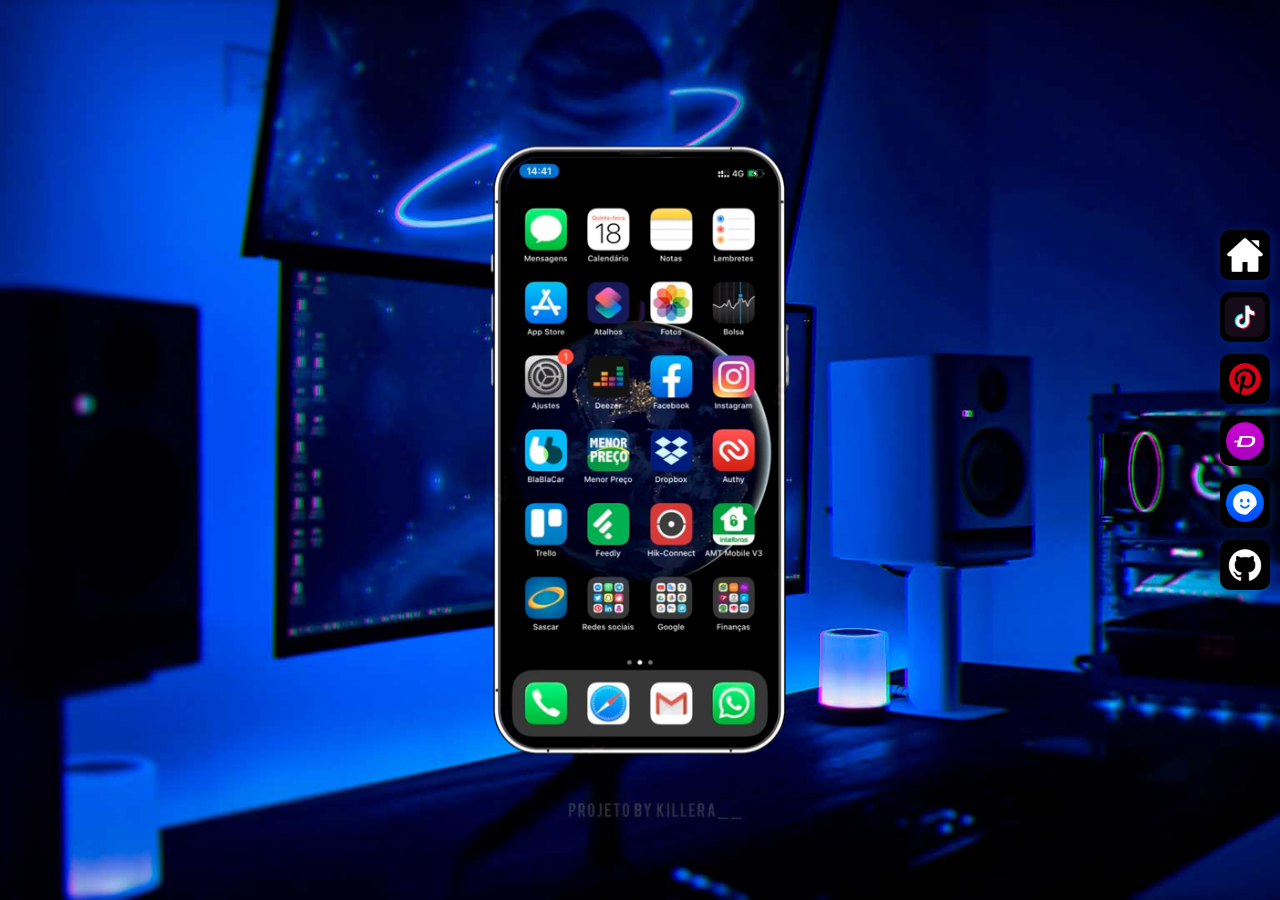
<file: index.html>
<!DOCTYPE html>
<html lang="pt-br">
<head>
  <meta charset="UTF-8">
  <meta name="viewport" content="width=device-width, initial-scale=1.0">
  <title>Redes Sociais</title>
  <link rel="shortcut icon" href="imagens/favicon.ico" type="image/x-icon">
  <link rel="stylesheet" href="estilos/style.css">
</head>
<body>
  <main>
    <section id="phone">
      <div class="camera"></div>
      <iframe src="paginas/home.html" frameborder="0" id="tela" name="tela"></iframe>
    </section>
    <section id="social">
      <a href="paginas/home.html" target="tela"><img src="imagens/icon-home.jpg" alt="home"></a>
      <a href="paginas/tiktok.html" target="tela"><img src="imagens/icon-tiktok.jpg" alt="tiktok"></a>
      <a href="paginas/pinterest.html" target="tela"><img src="imagens/icon-pinterest.jpg" alt="icon-pinterest"></a>
      <a href="paginas/zedge.html" target="tela"><img src="imagens/icon-zedge.jpg" alt="zedge"></a>
      <a href="paginas/stickerly.html" target="tela"><img src="imagens/icon-stikerly.jpg" alt="stikerly"></a>
      <a href="paginas/github.html" target="tela"><img src="imagens/icon-github.jpg" alt="github"></a>
    </section>
  </main>
</body>
</html>
</file>
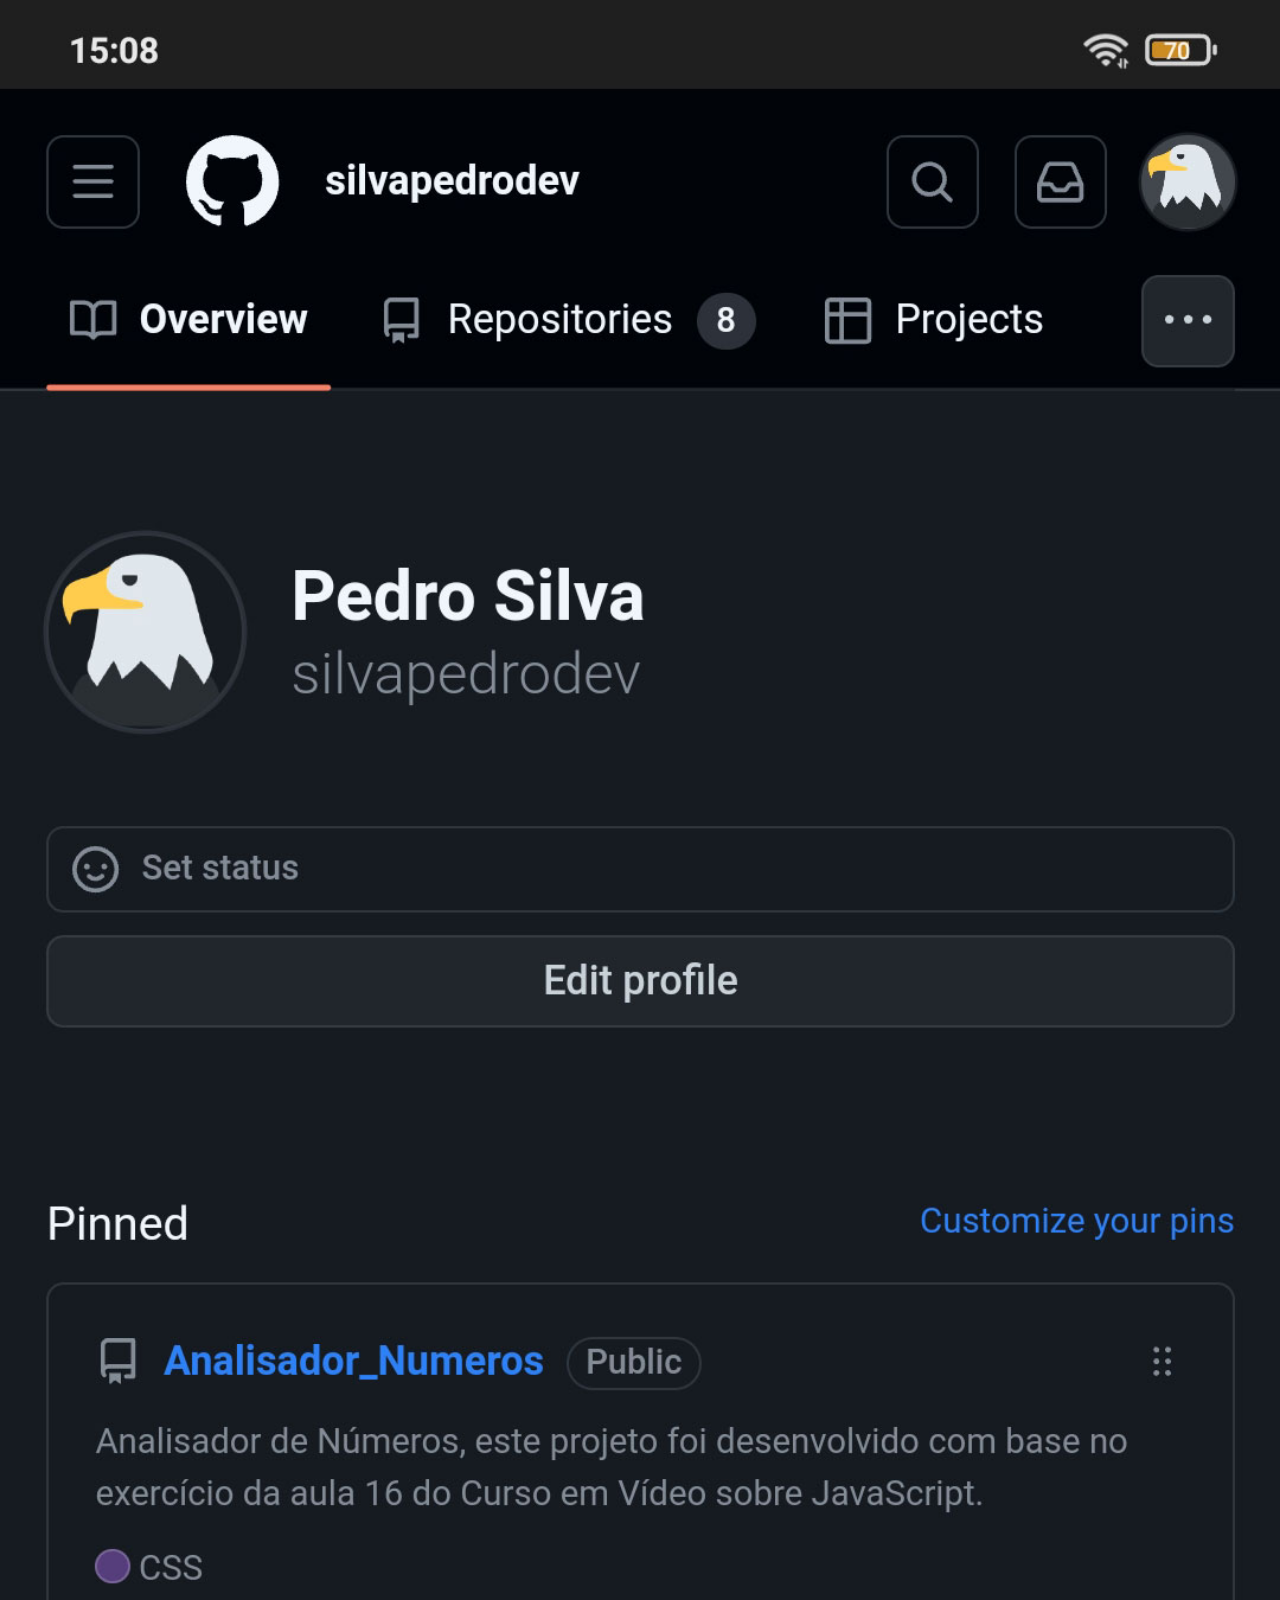
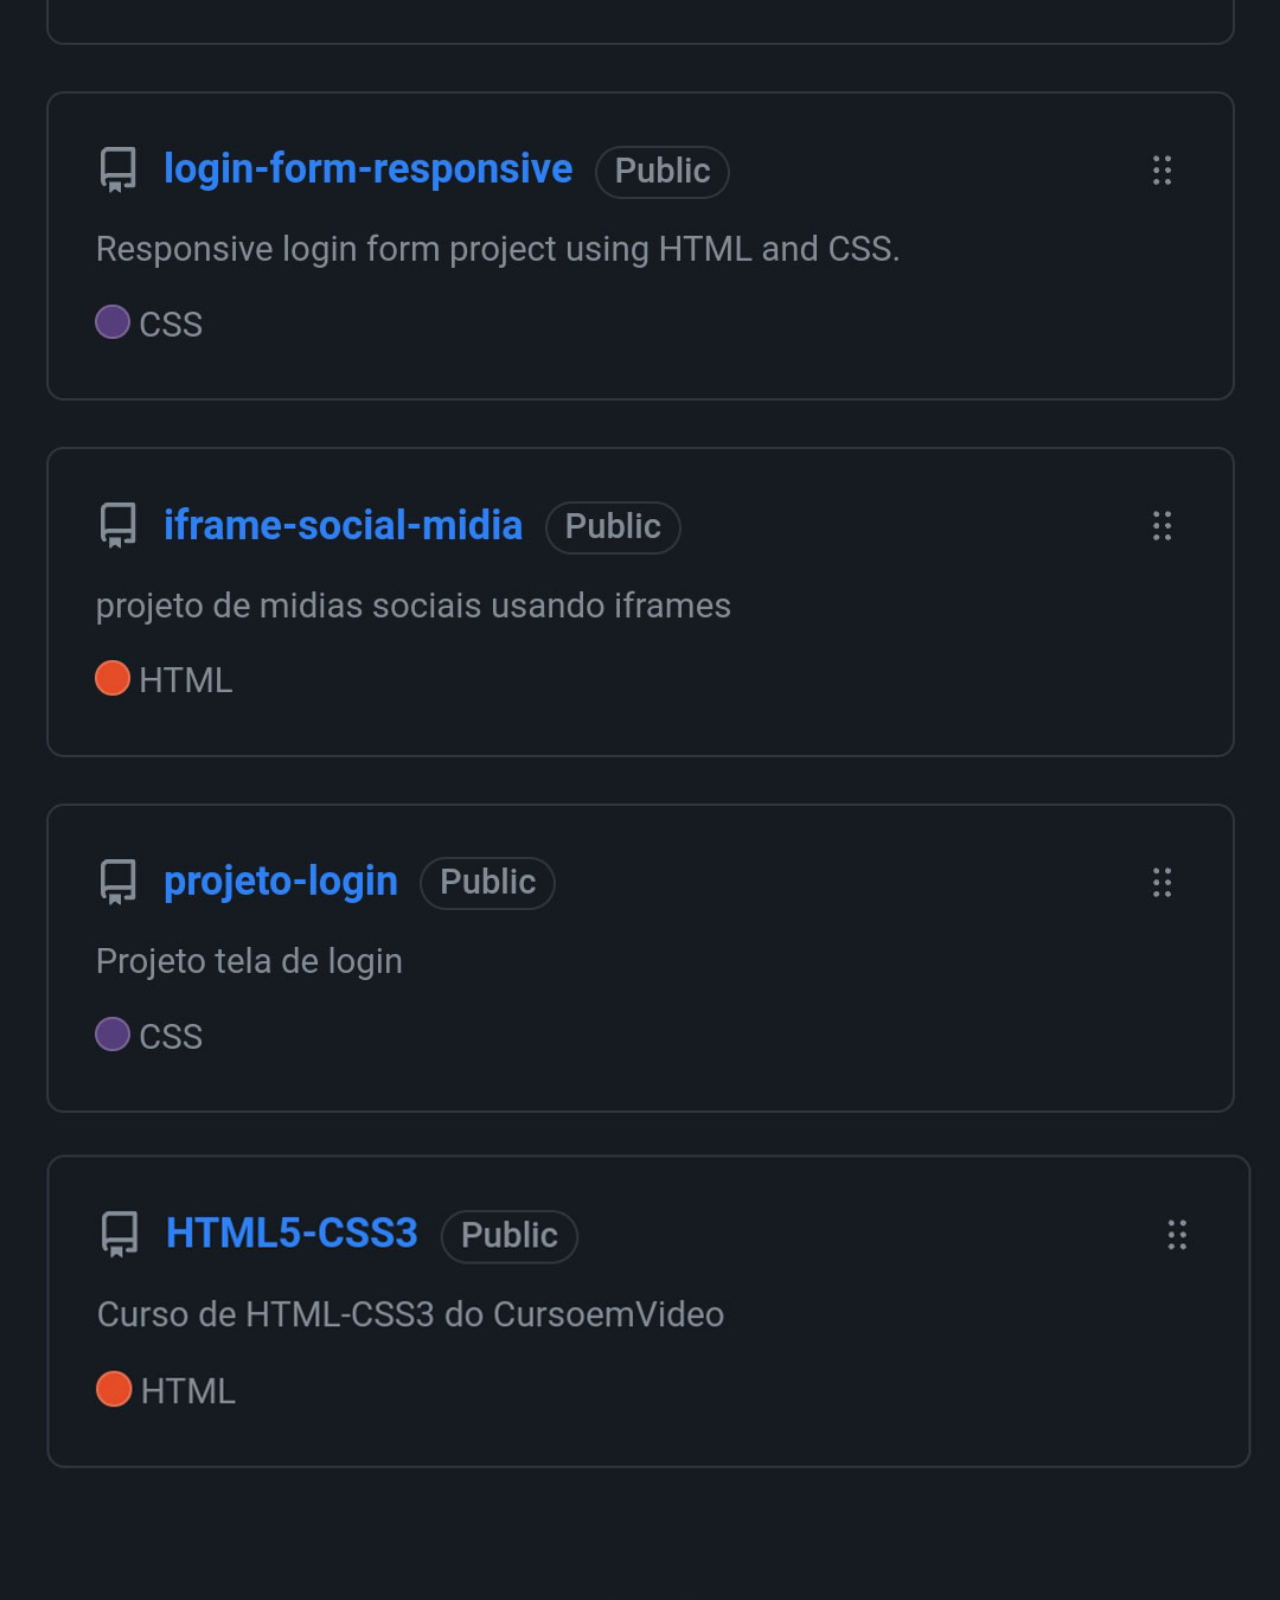
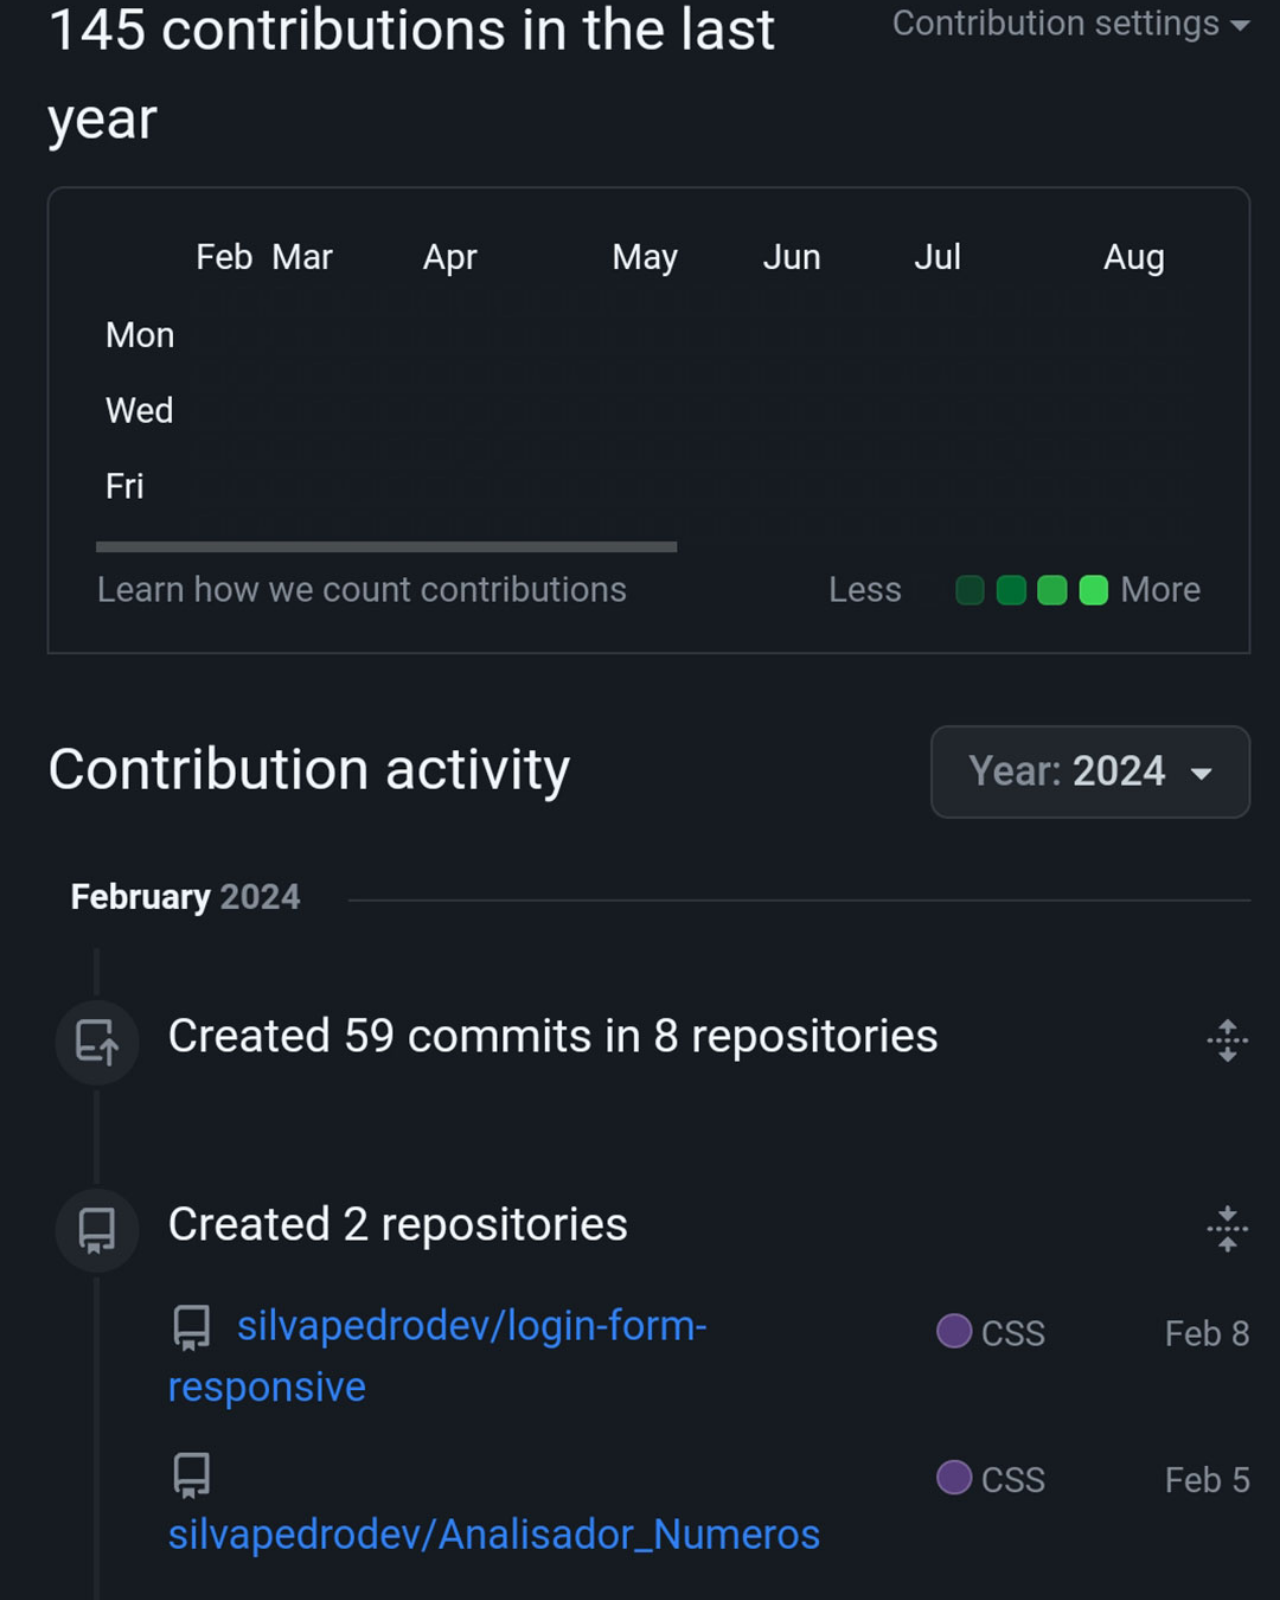
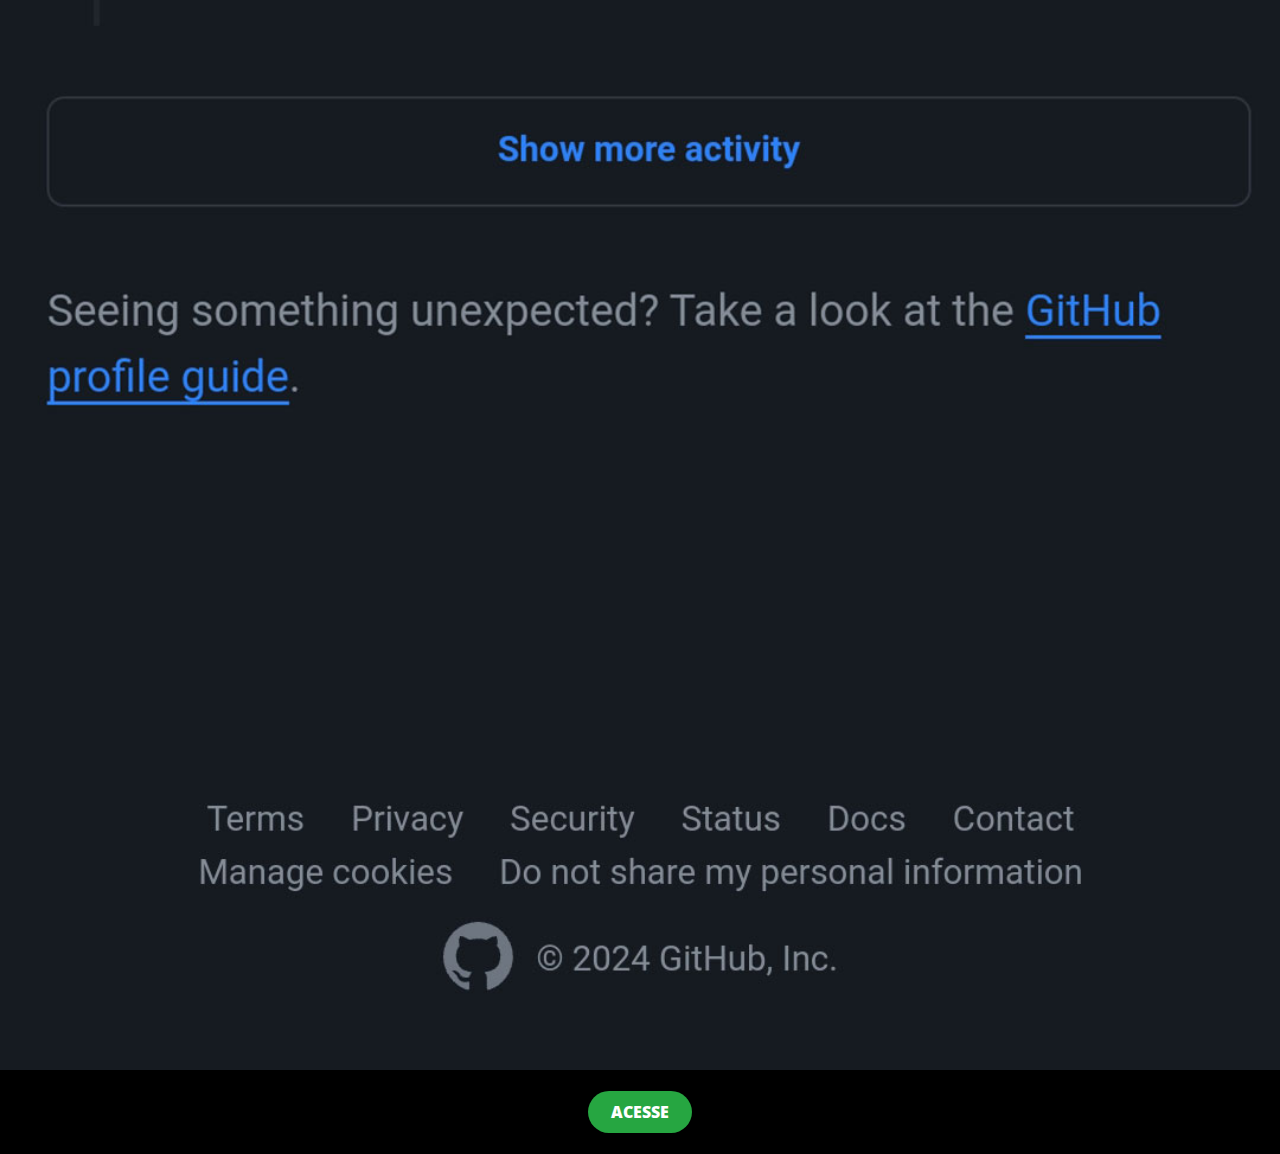
<file: paginas/github.html>
<!DOCTYPE html>
<html lang="pt-br">
<head>
  <meta charset="UTF-8">
  <meta name="viewport" content="width=device-width, initial-scale=1.0">
  <link rel="stylesheet" href="../estilos/social.css">
  <title>github</title>
</head>
<body>
  <img src="../imagens/tela-github.jpg" alt="github">
  <div class="acesse">
    <a href="https://github.com/silvapedrodev" target="_blank"><button id="github">ACESSE</button></a>
  </div>
</body>
</html>
</file>
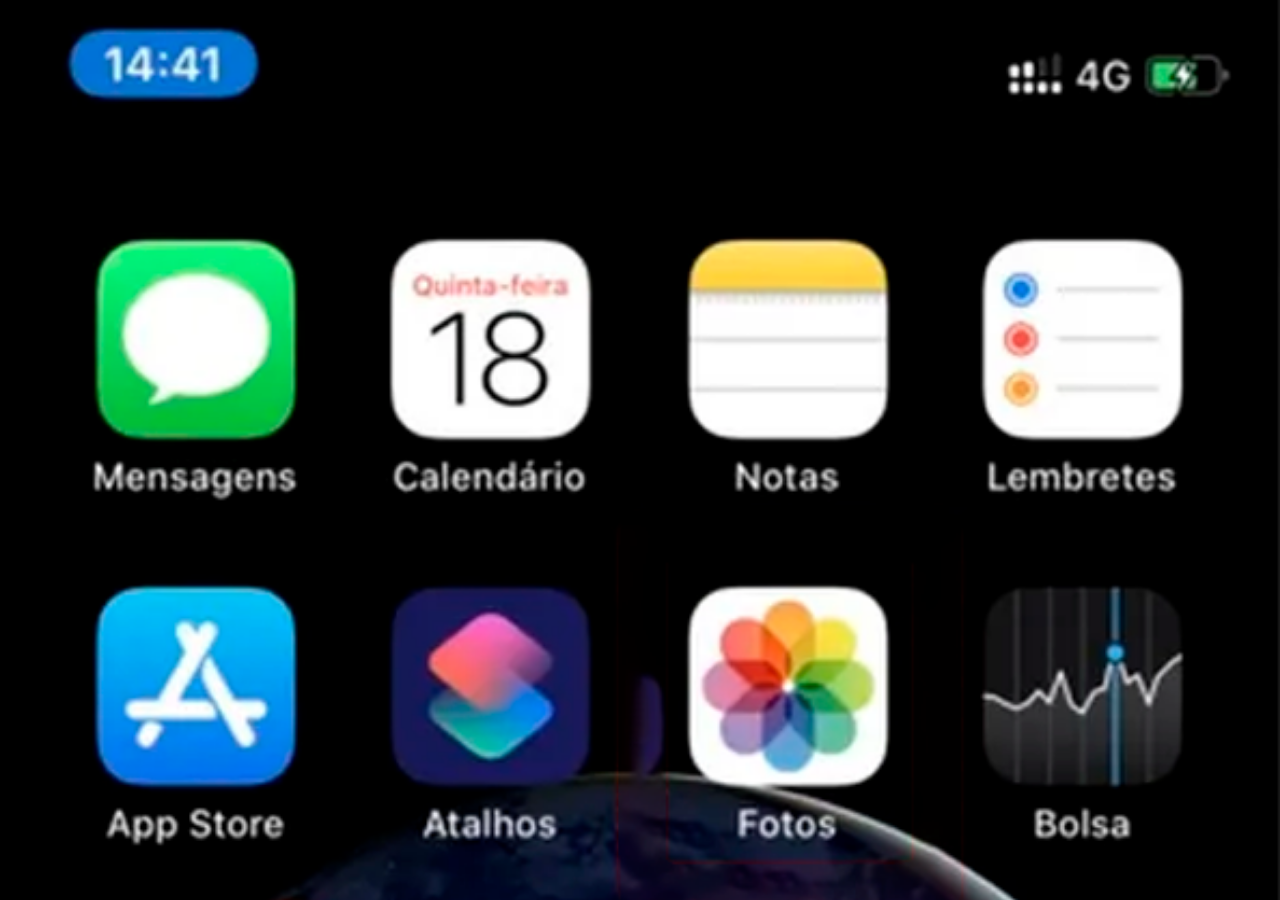
<file: paginas/home.html>
<!DOCTYPE html>
<html lang="en">
<head>
  <meta charset="UTF-8">
  <meta name="viewport" content="width=device-width, initial-scale=1.0">
  <title>Home</title>
  <style>
    *{
      margin: 0;
      padding: 0;
      box-sizing: border-box;
    }

    body {
      width: 100vw;
      height: 100vh;

      background-image: url(../imagens/tela-home.png);
      background-repeat: no-repeat;
      background-position: top center;
      background-size: cover;
    }
  </style>
</head>
<body>
</body>
</html>
</file>
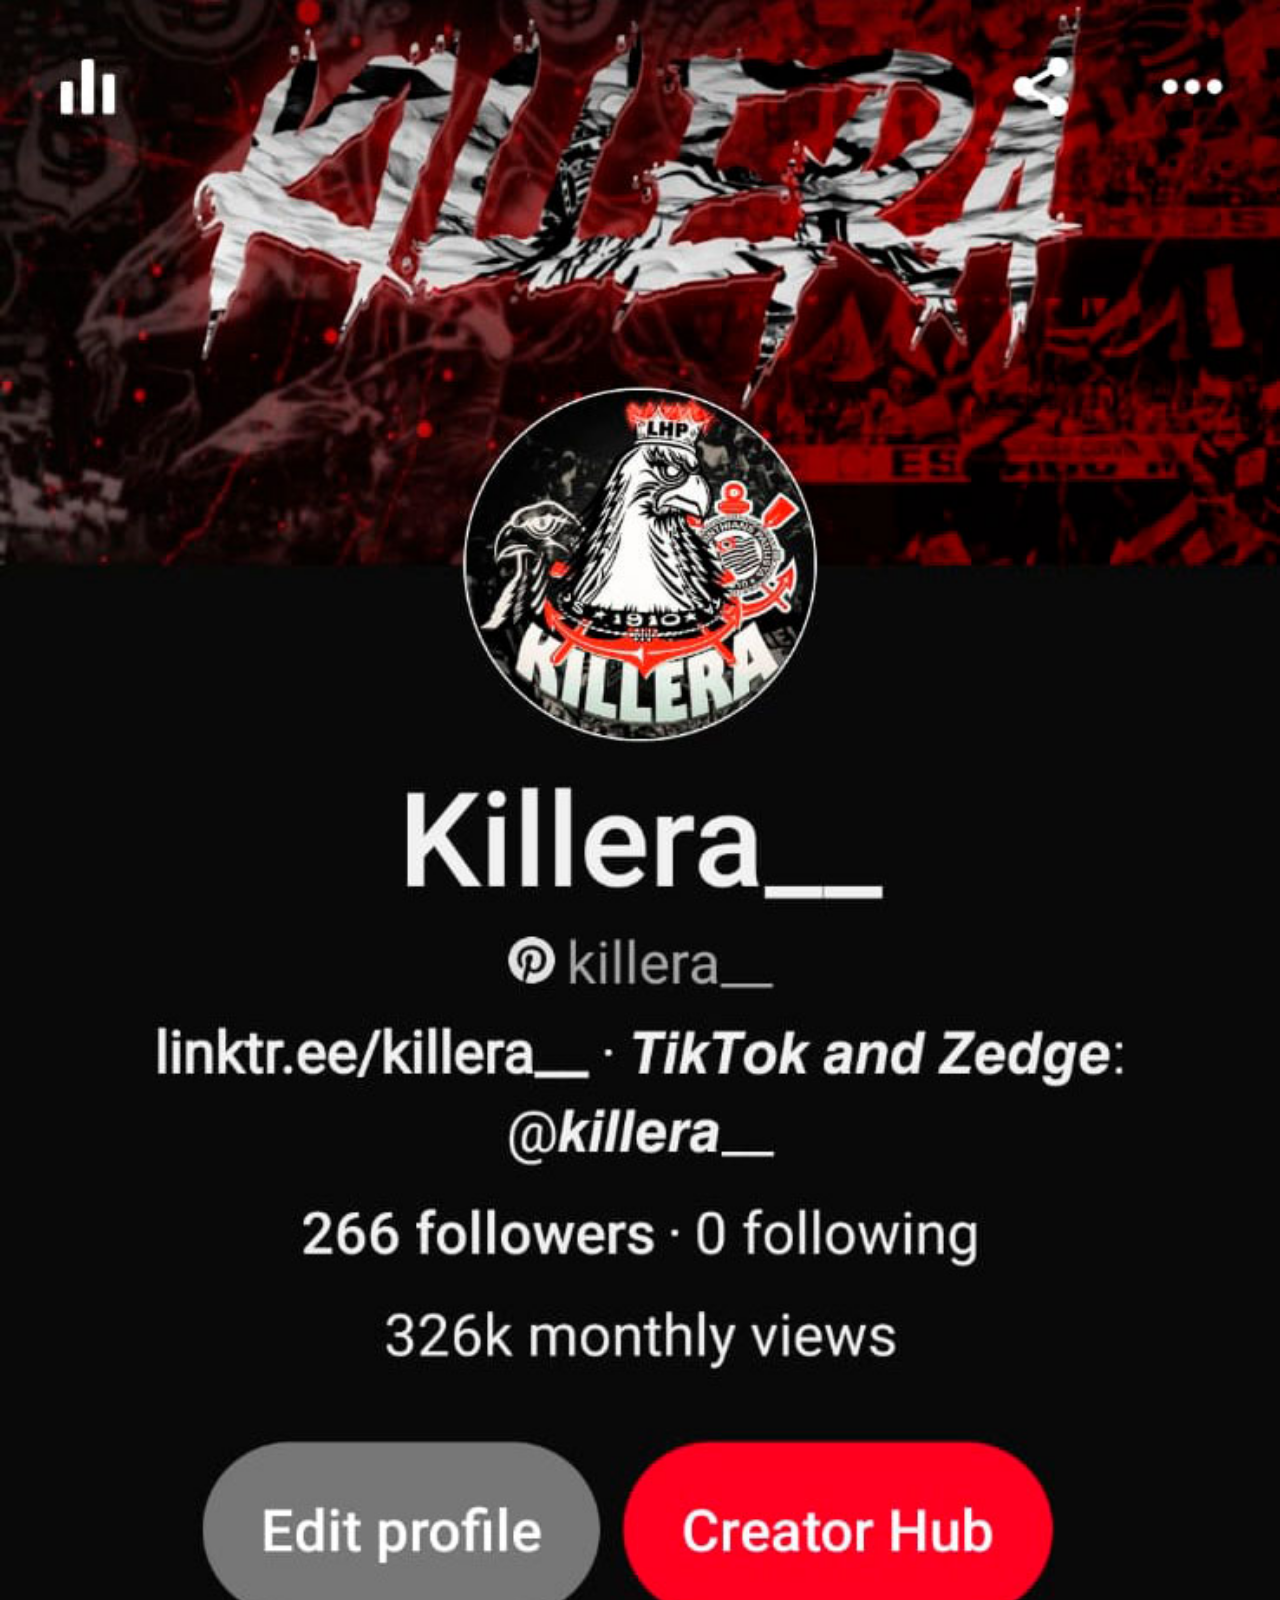
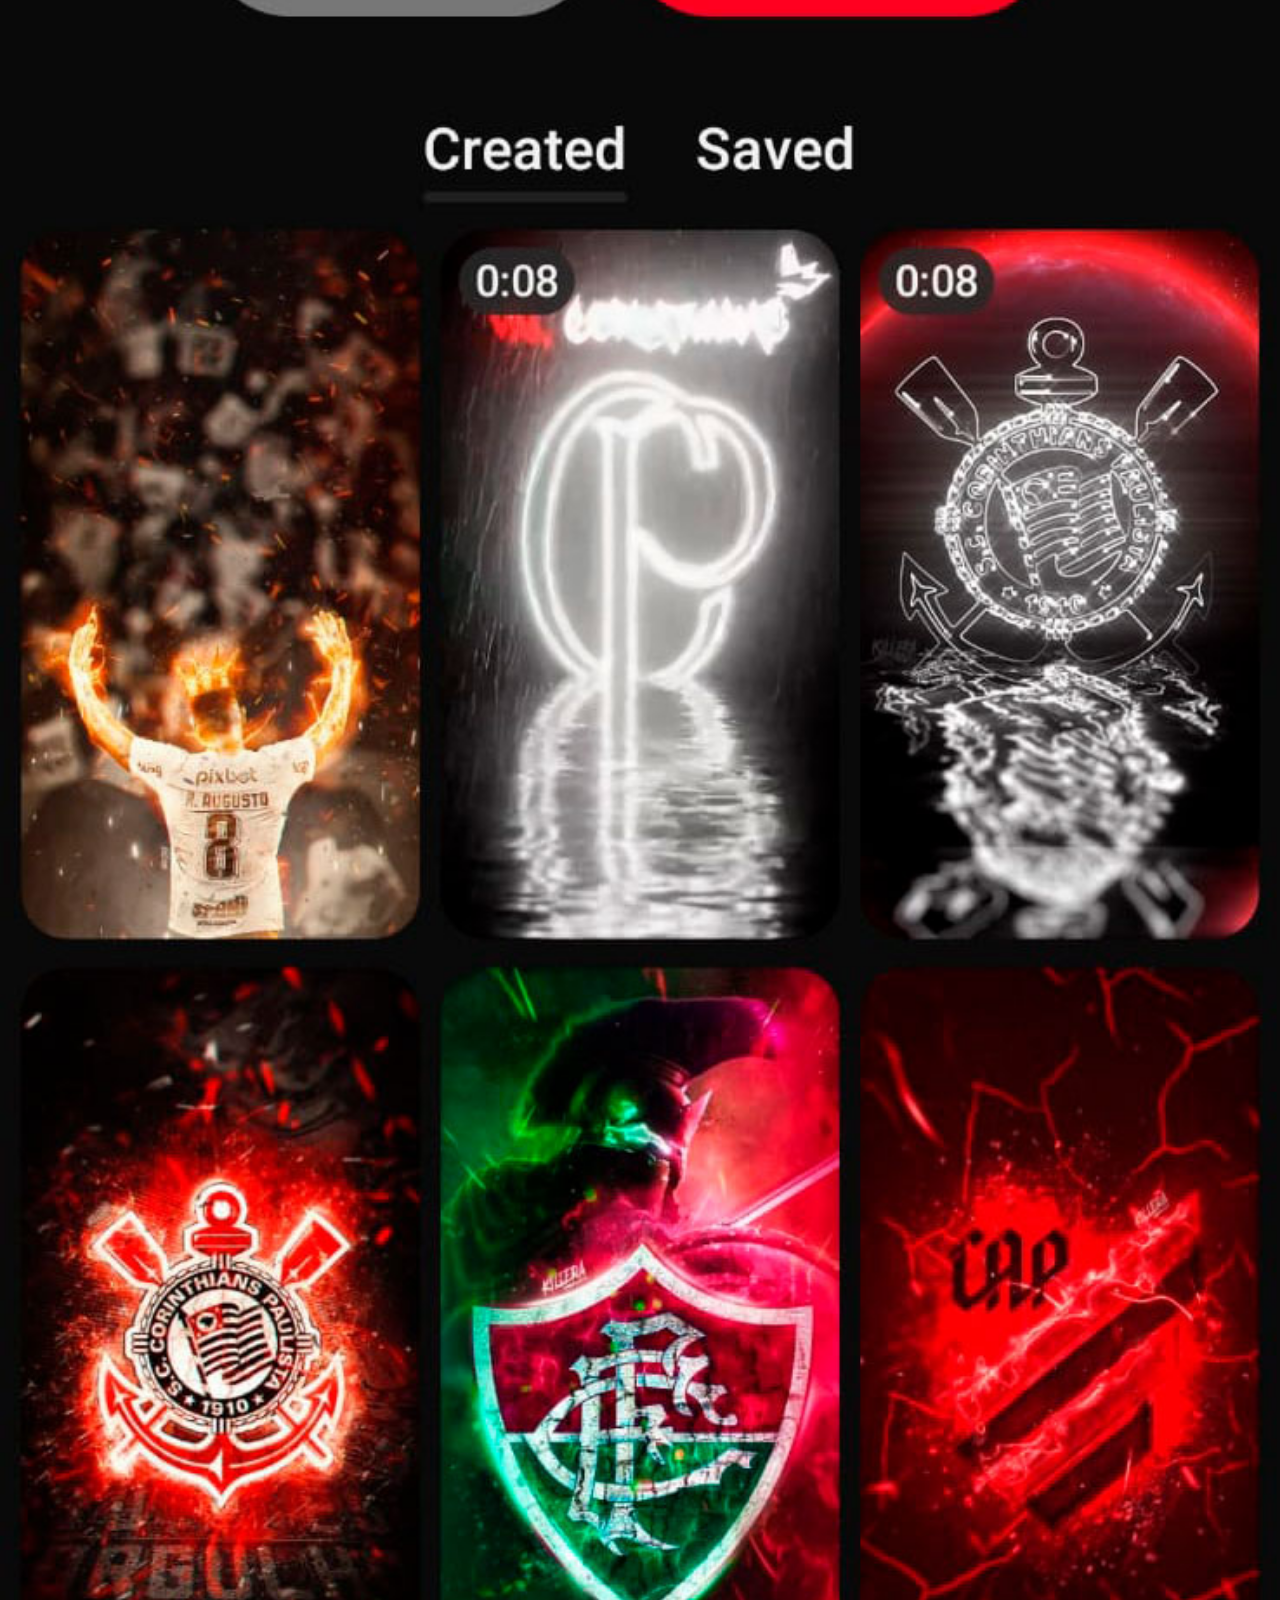
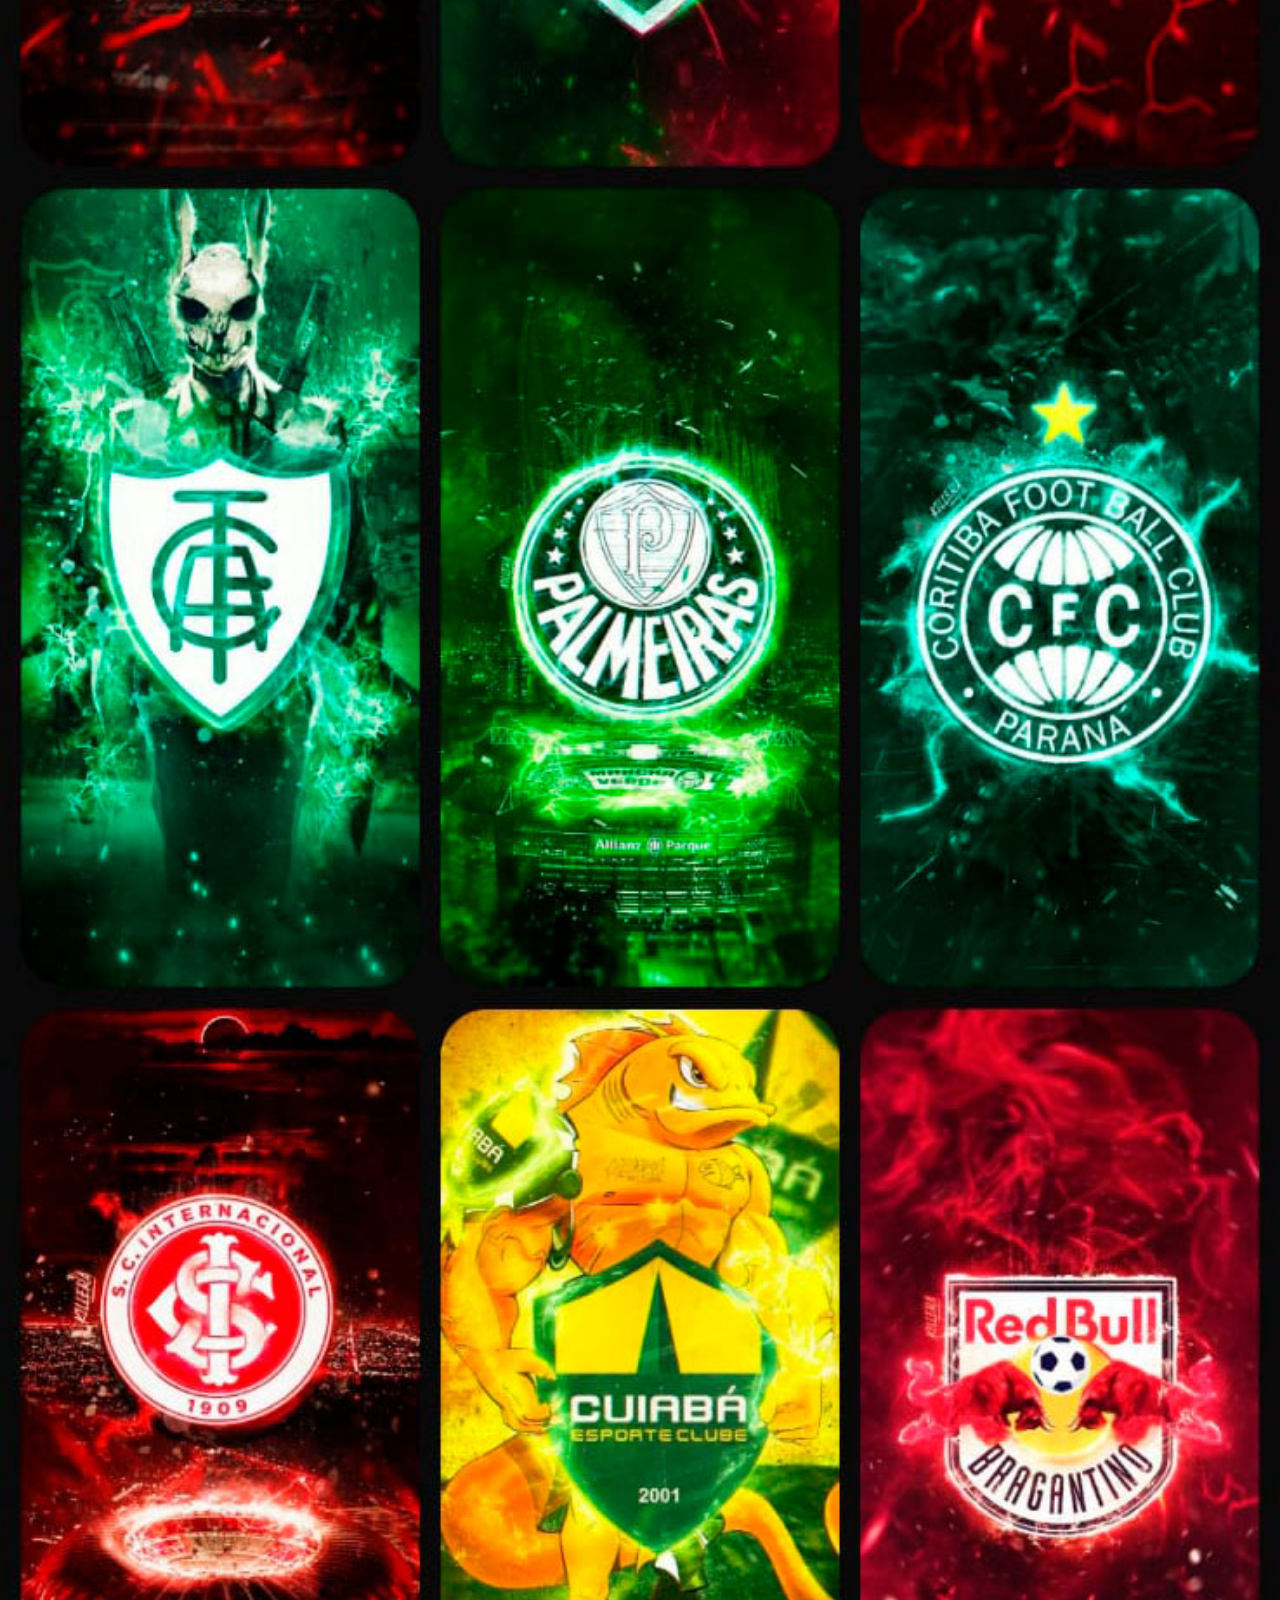
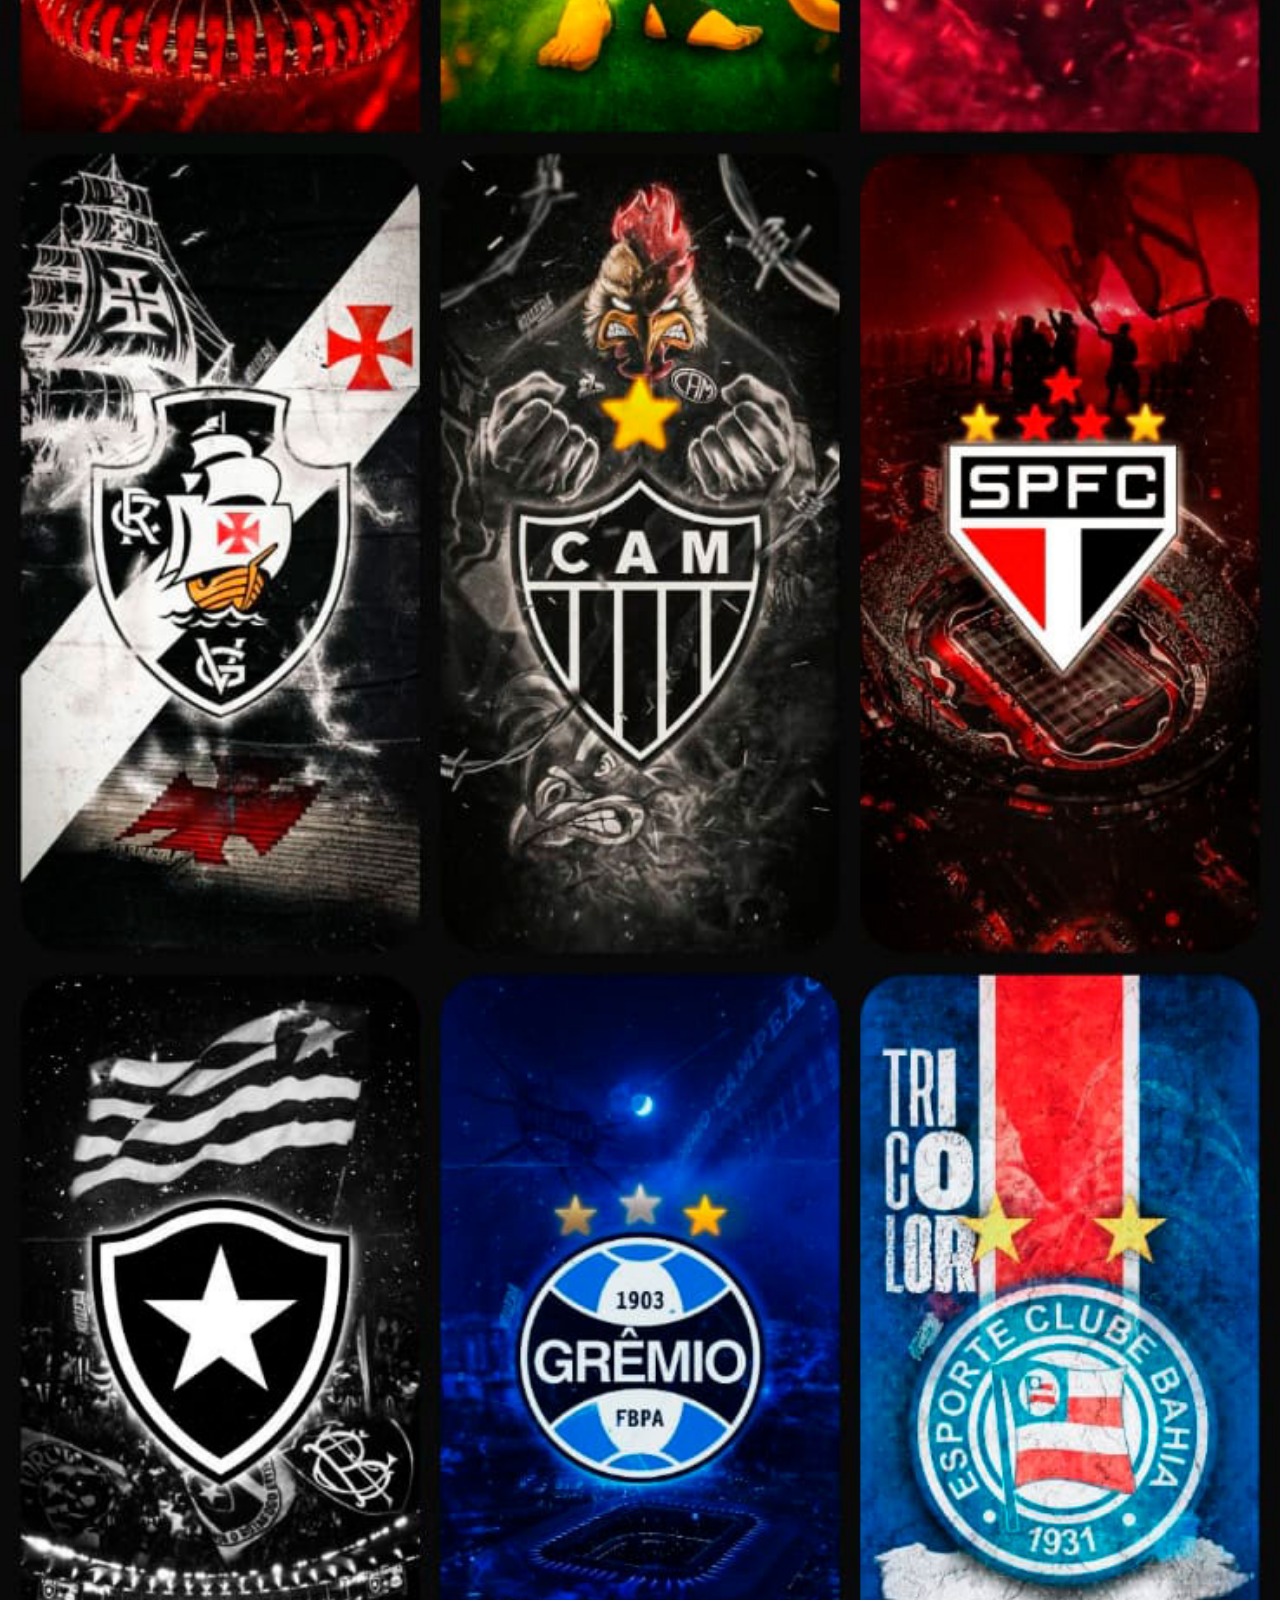
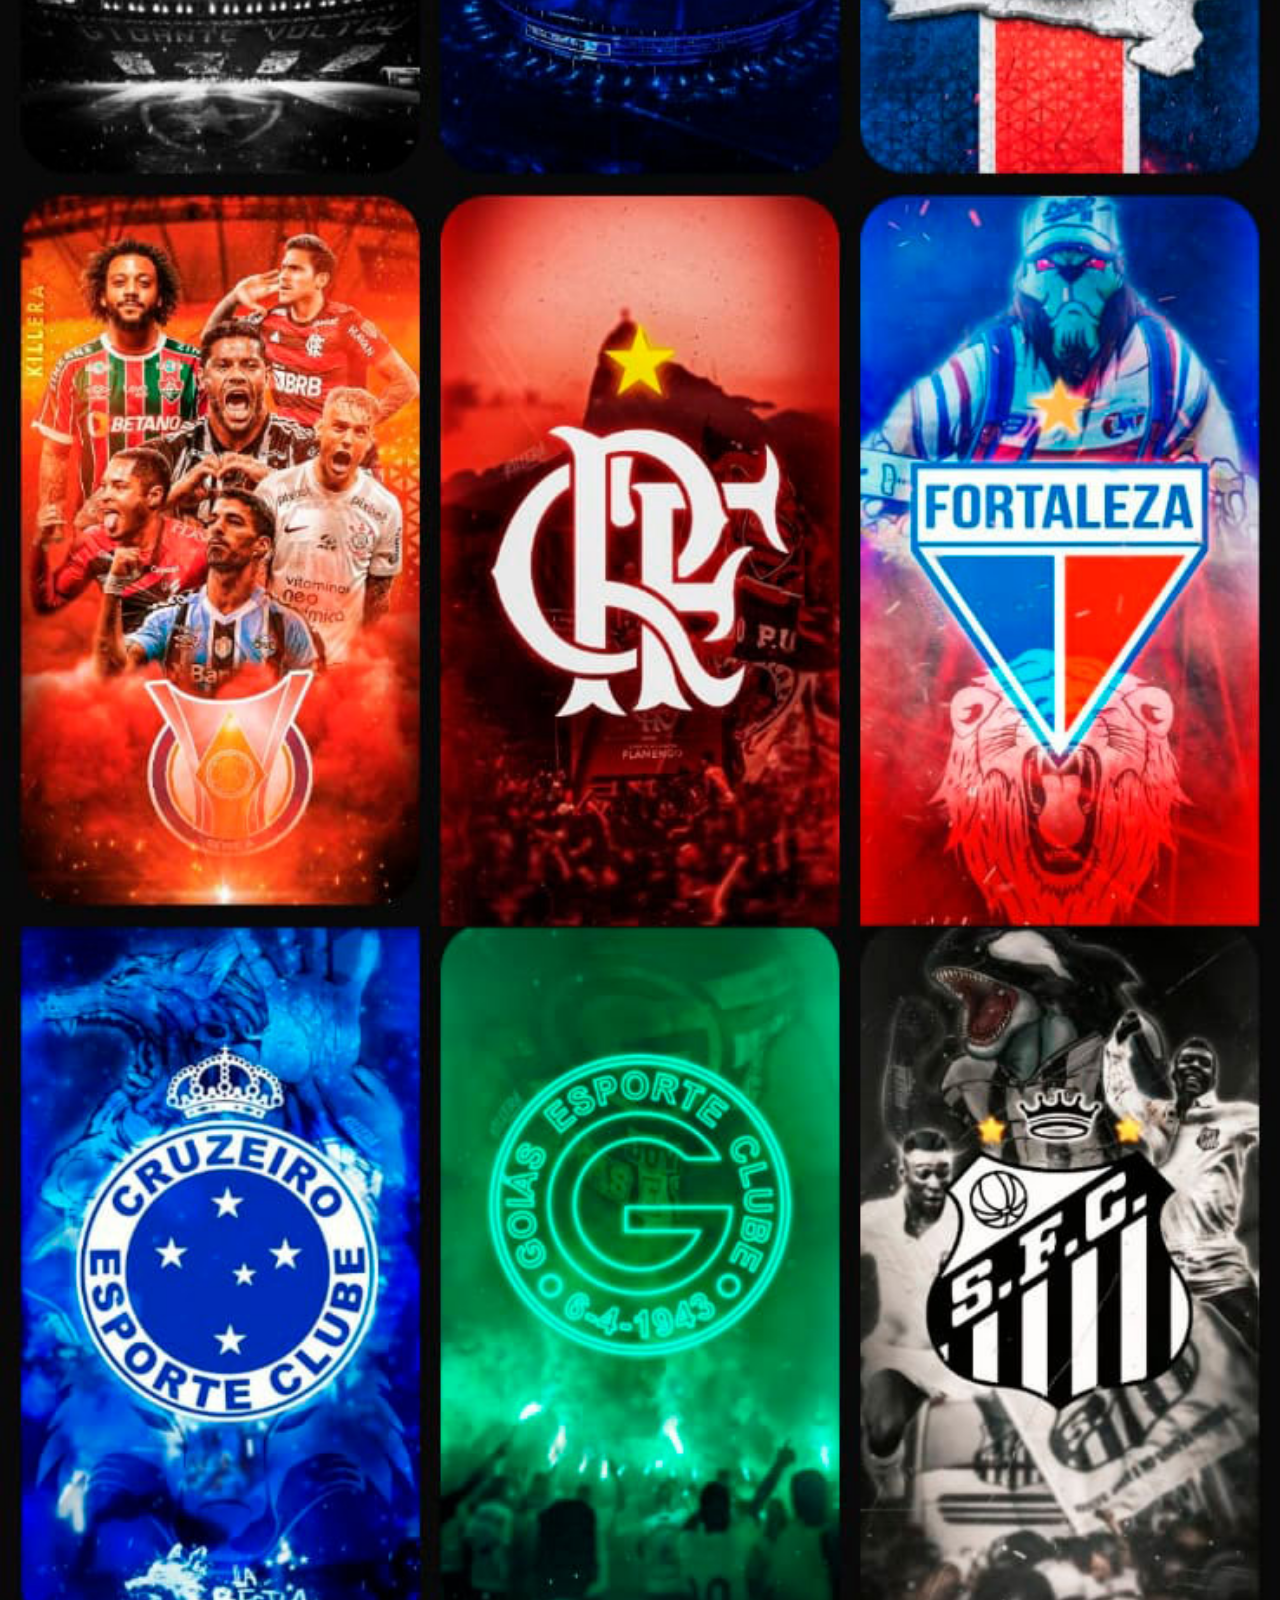
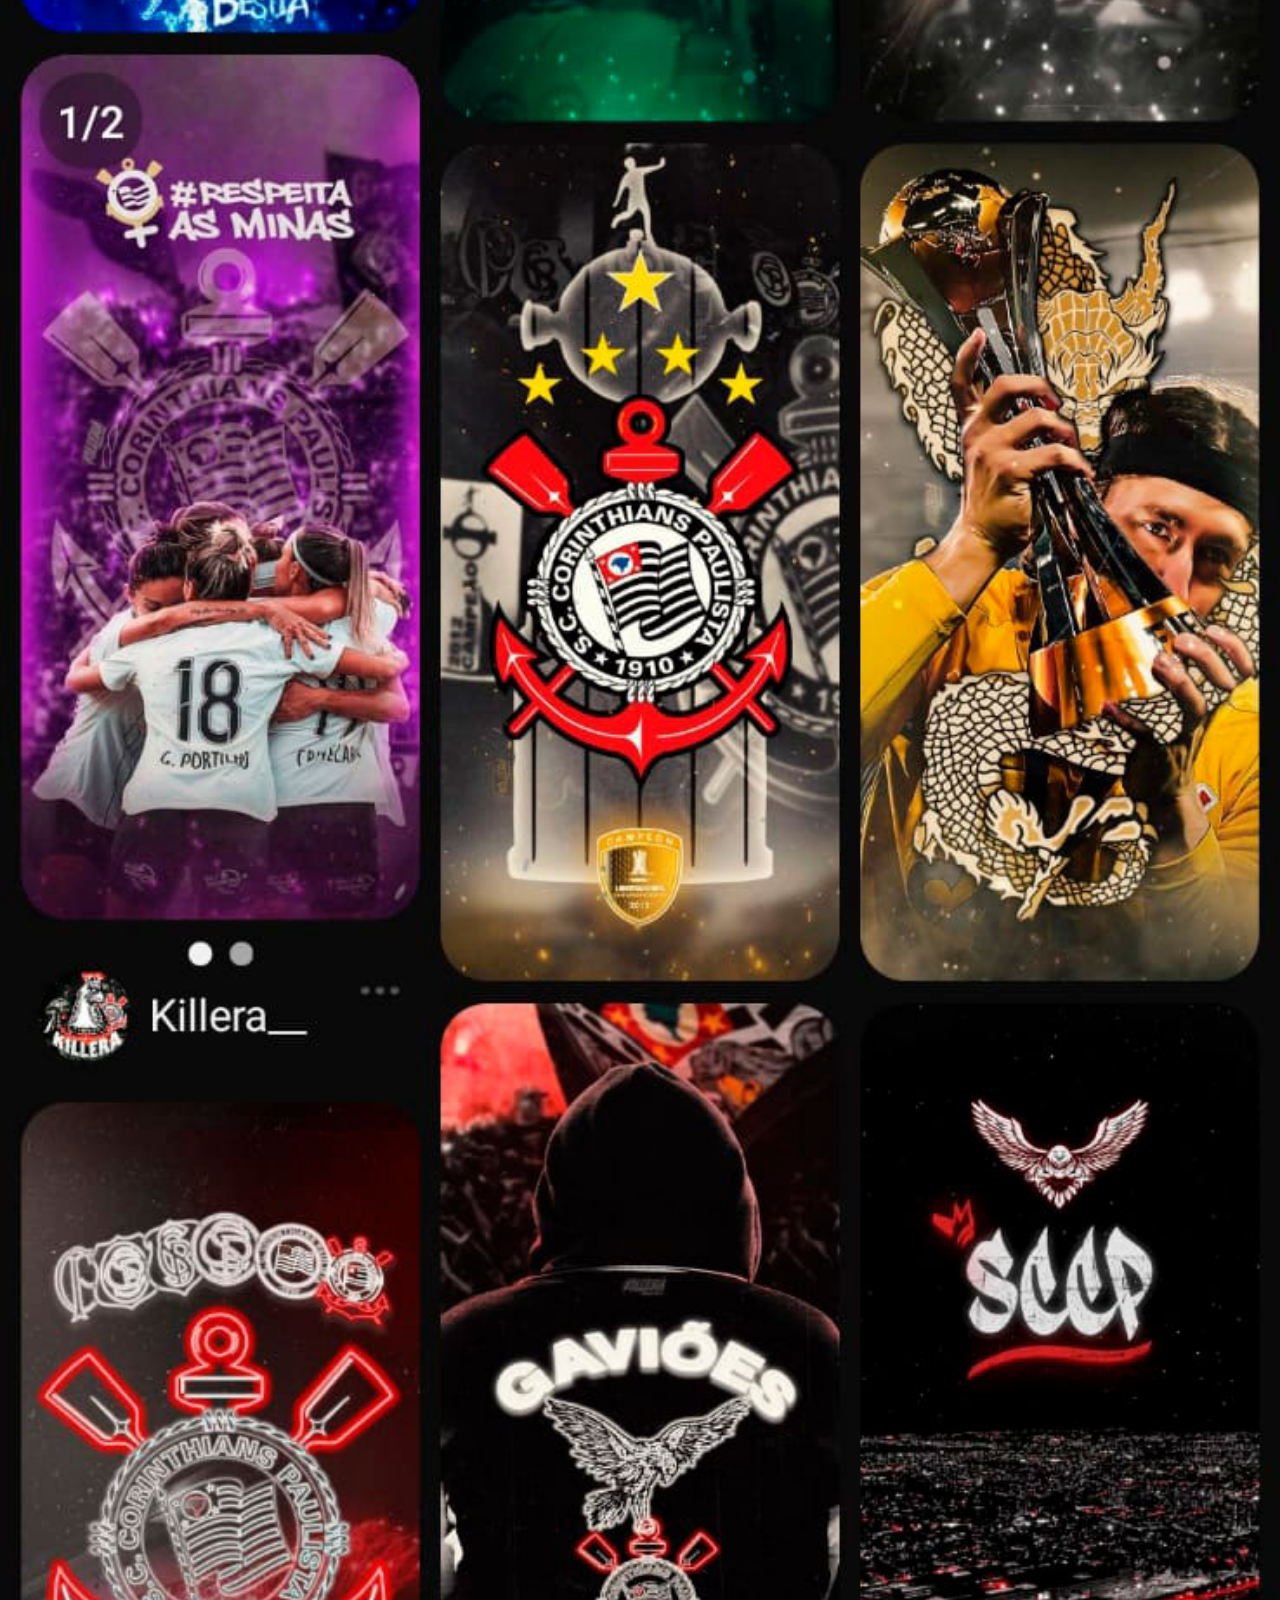
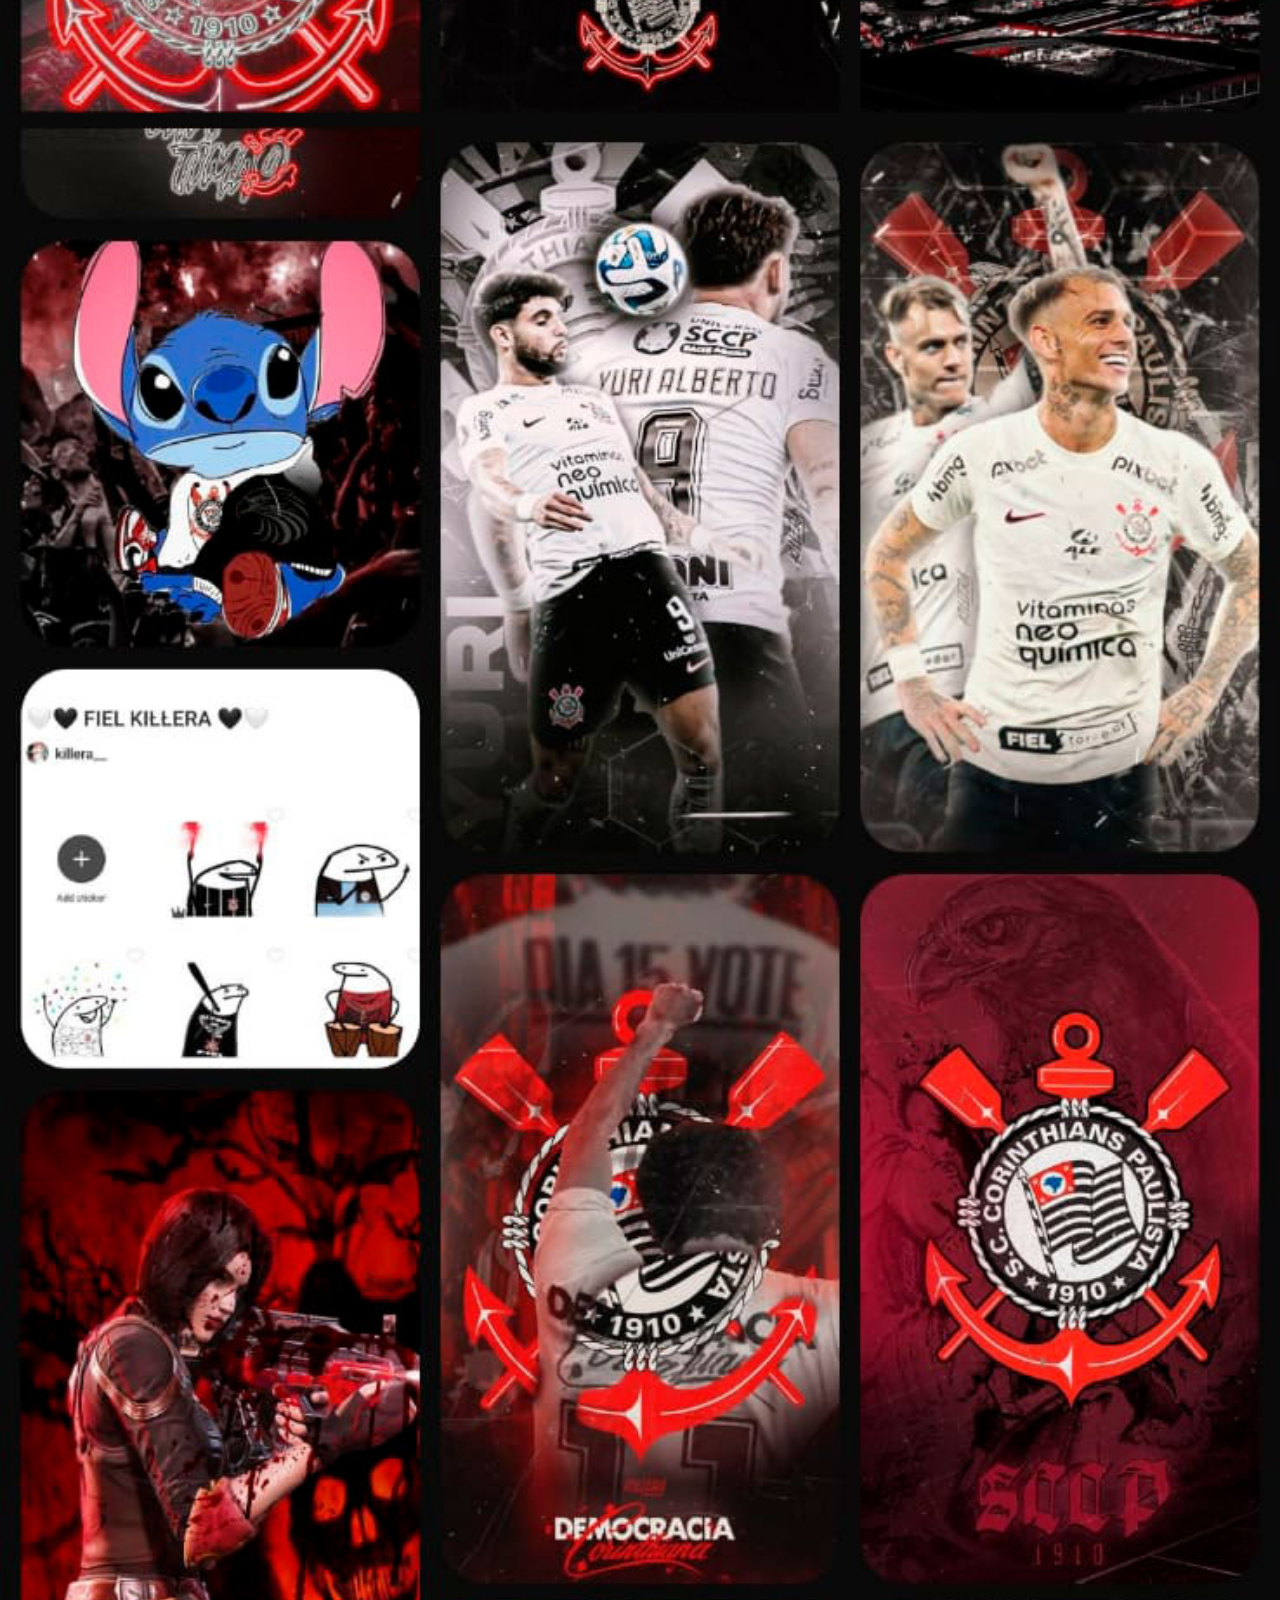
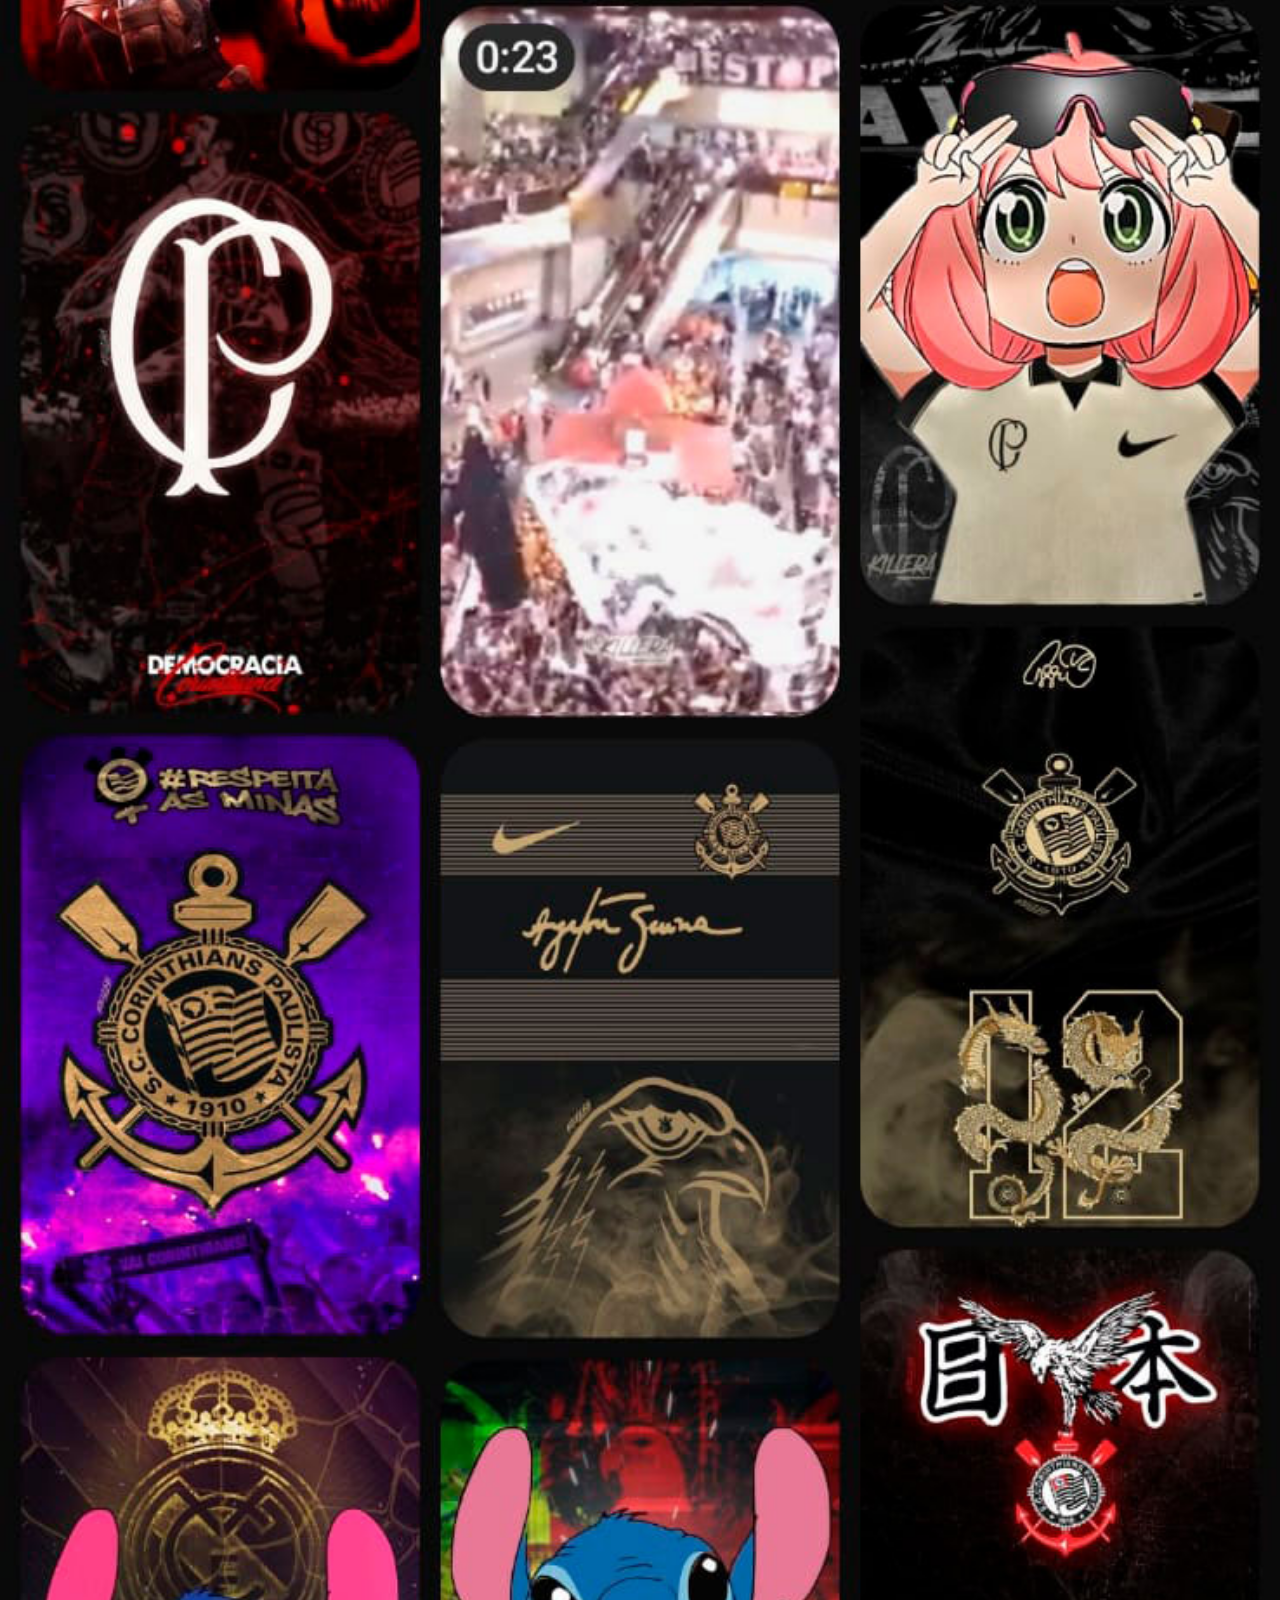
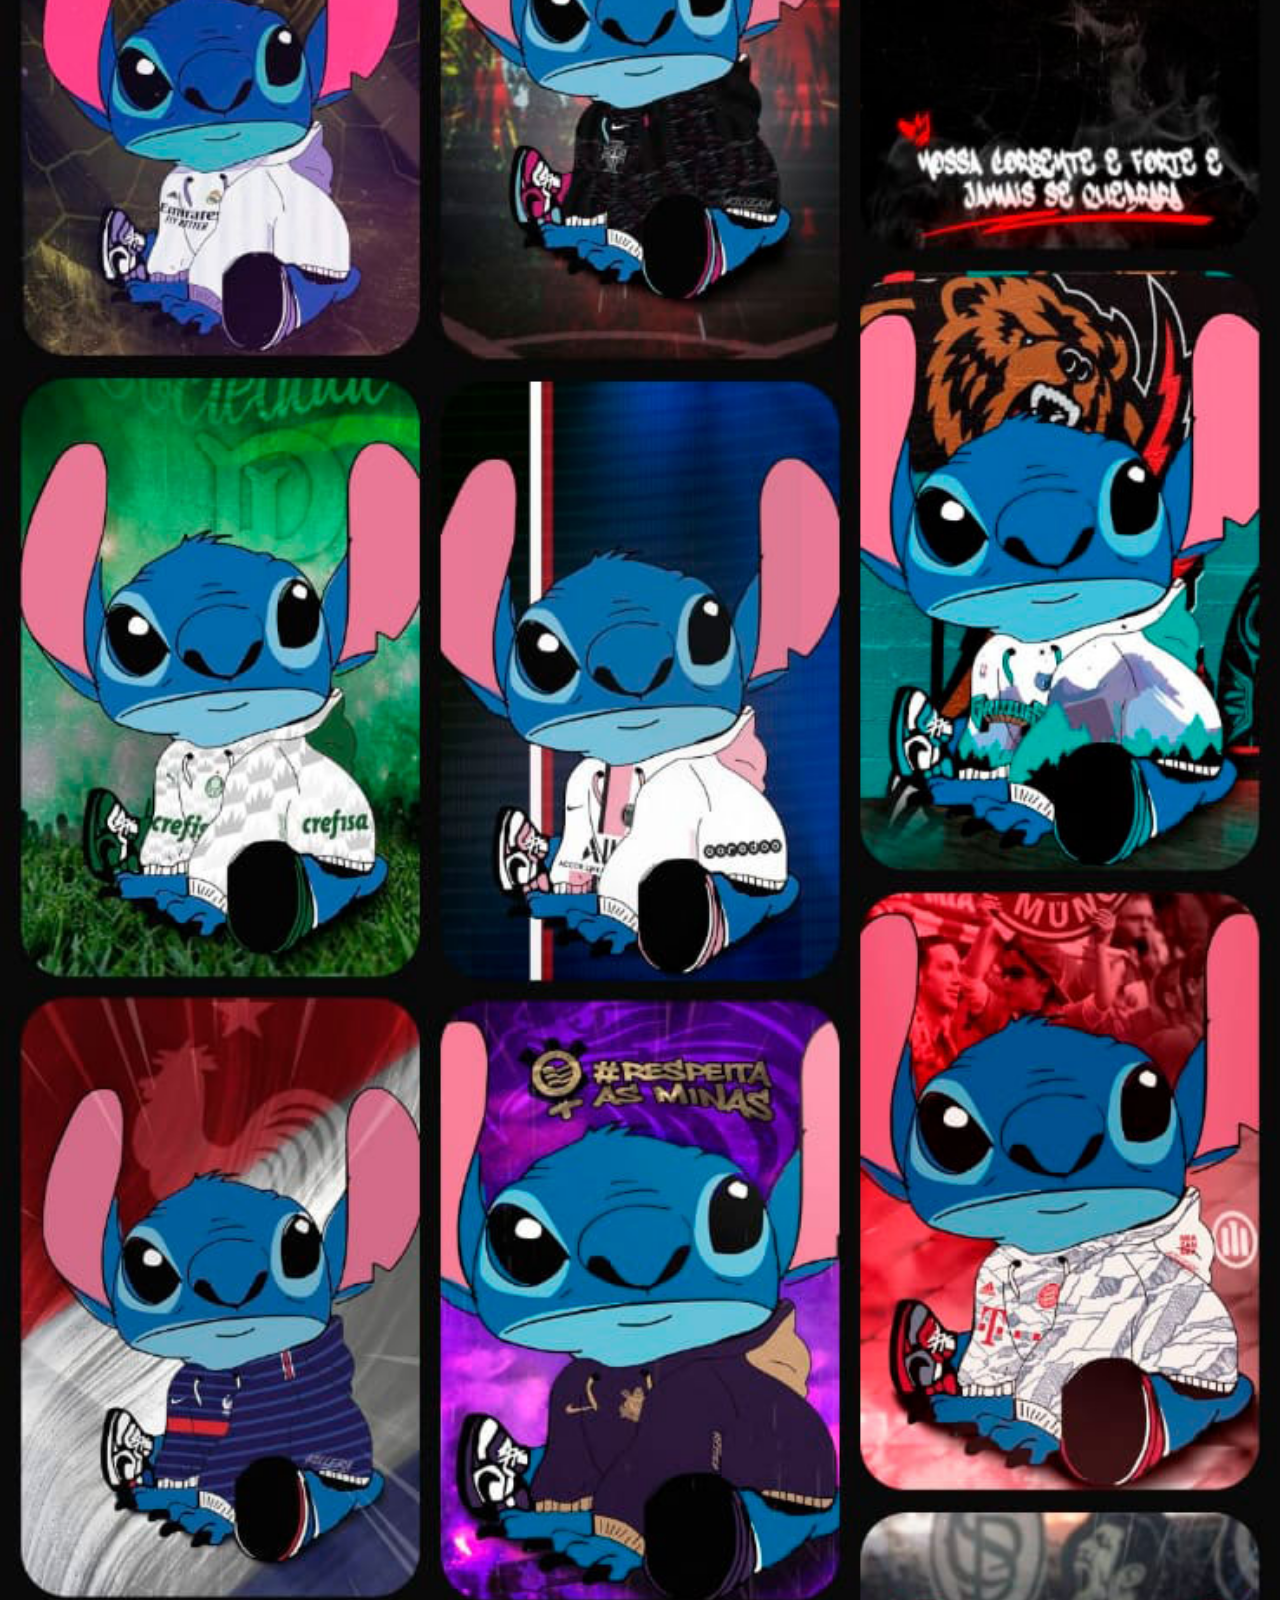
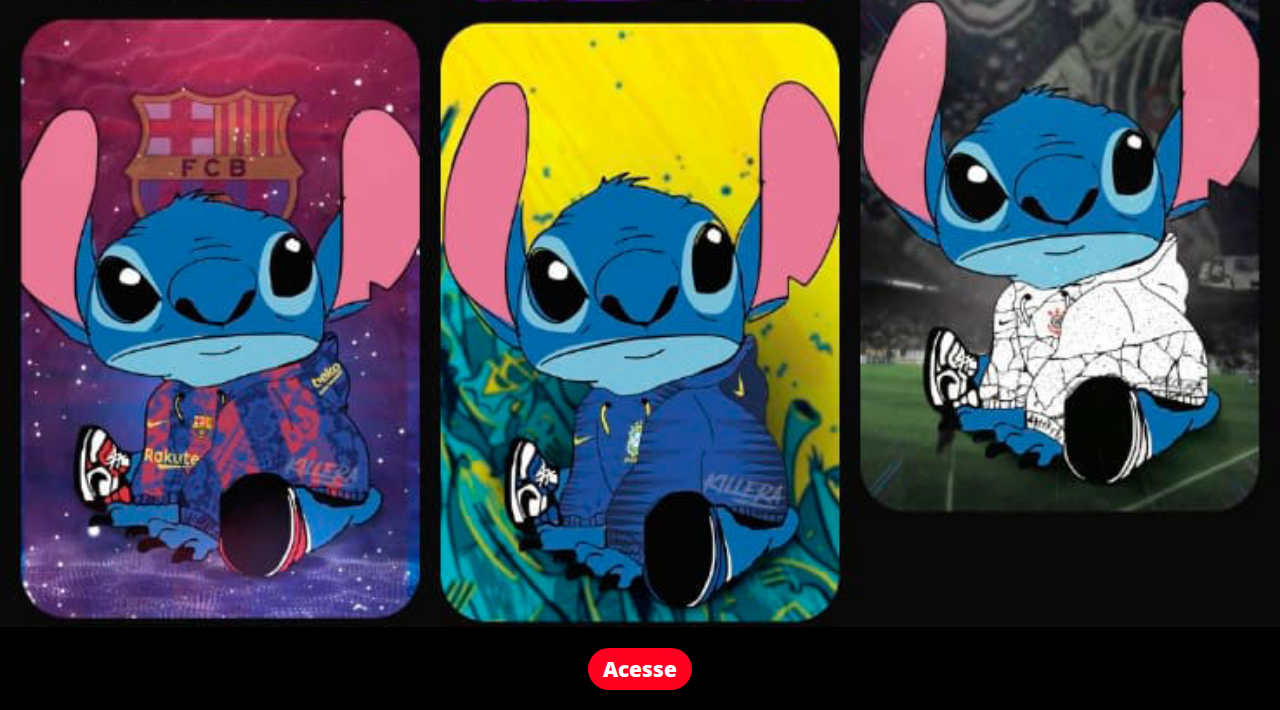
<file: paginas/pinterest.html>
<!DOCTYPE html>
<html lang="pt-br">
<head>
  <meta charset="UTF-8">
  <meta name="viewport" content="width=device-width, initial-scale=1.0">
  <link rel="stylesheet" href="../estilos/social.css">
  <title>Pinterest</title>
</head>
<body>
  <img src="../imagens/tela-pinterest.jpg" alt="Pinterest">
  <div class="acesse"><a href="https://br.pinterest.com/killera__/" target="_blank"><button id="pin">Acesse</button></a></div>
</body>
</html>
</file>
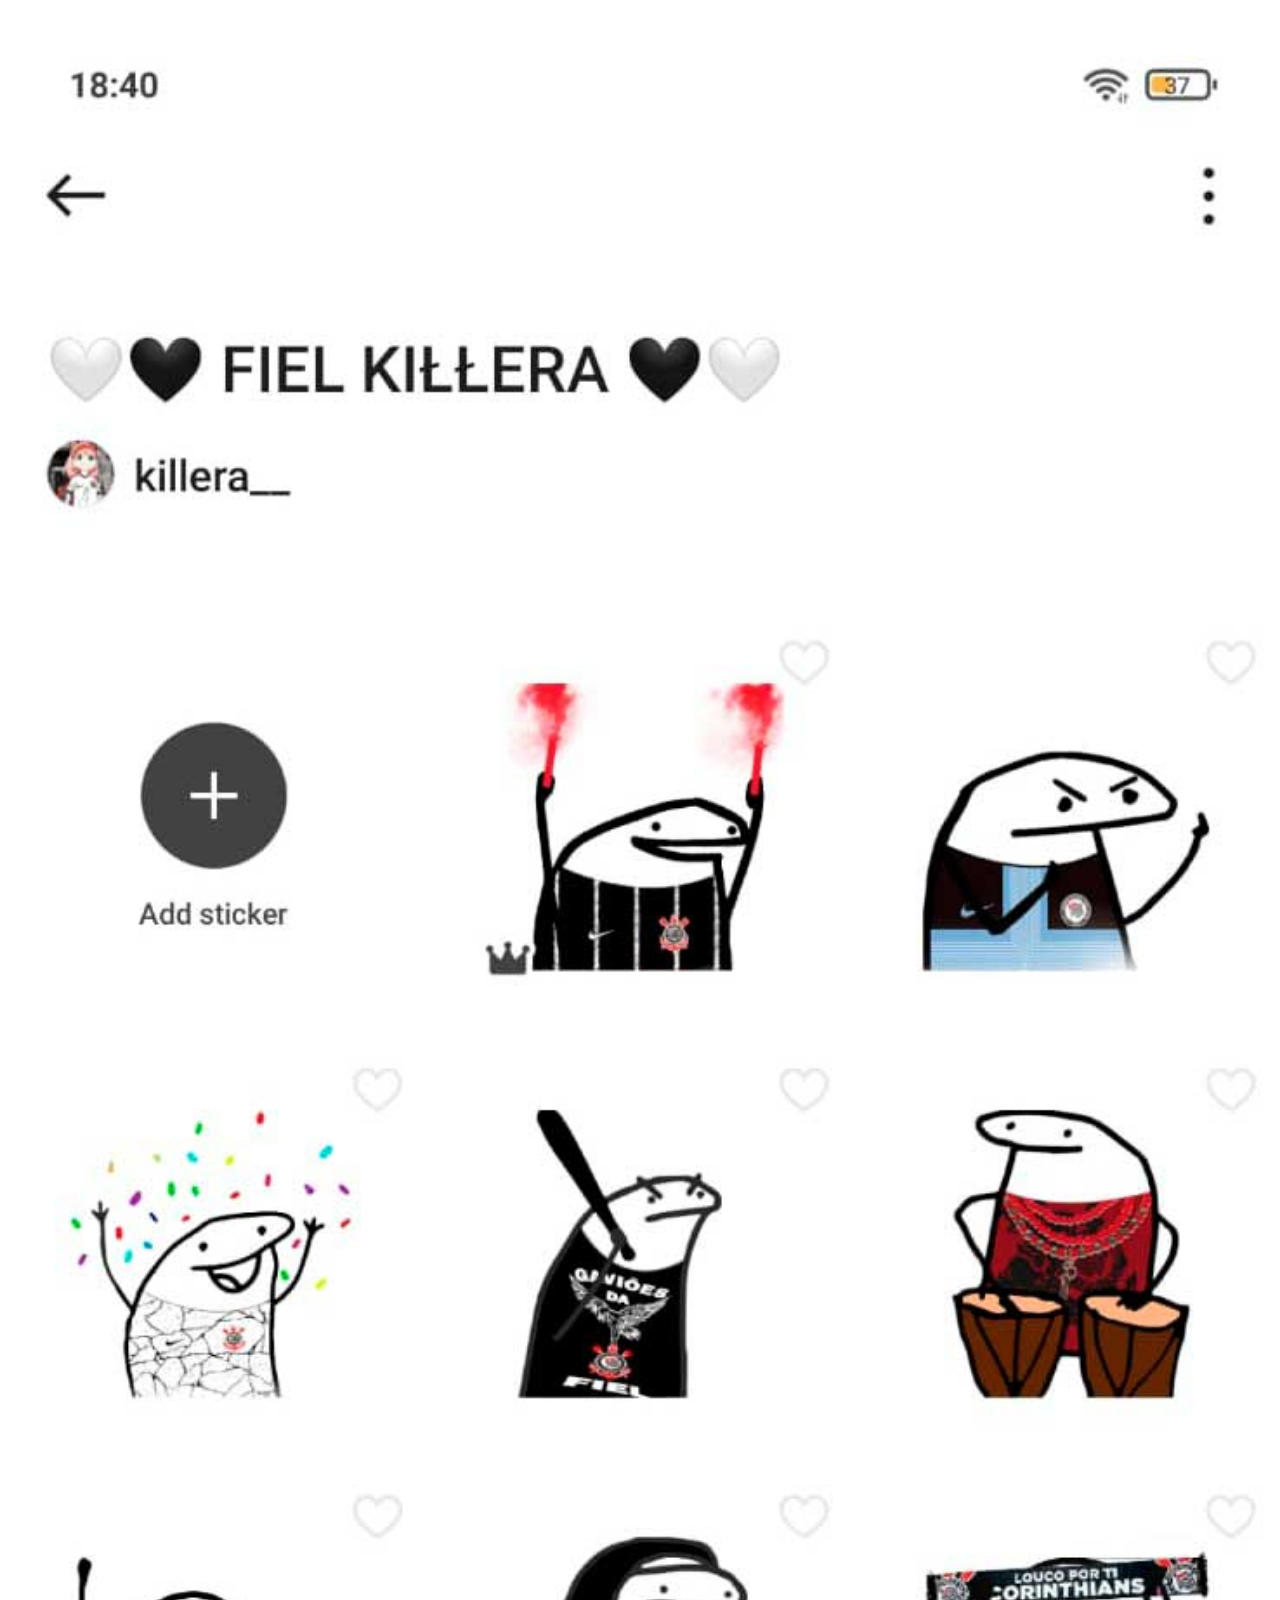
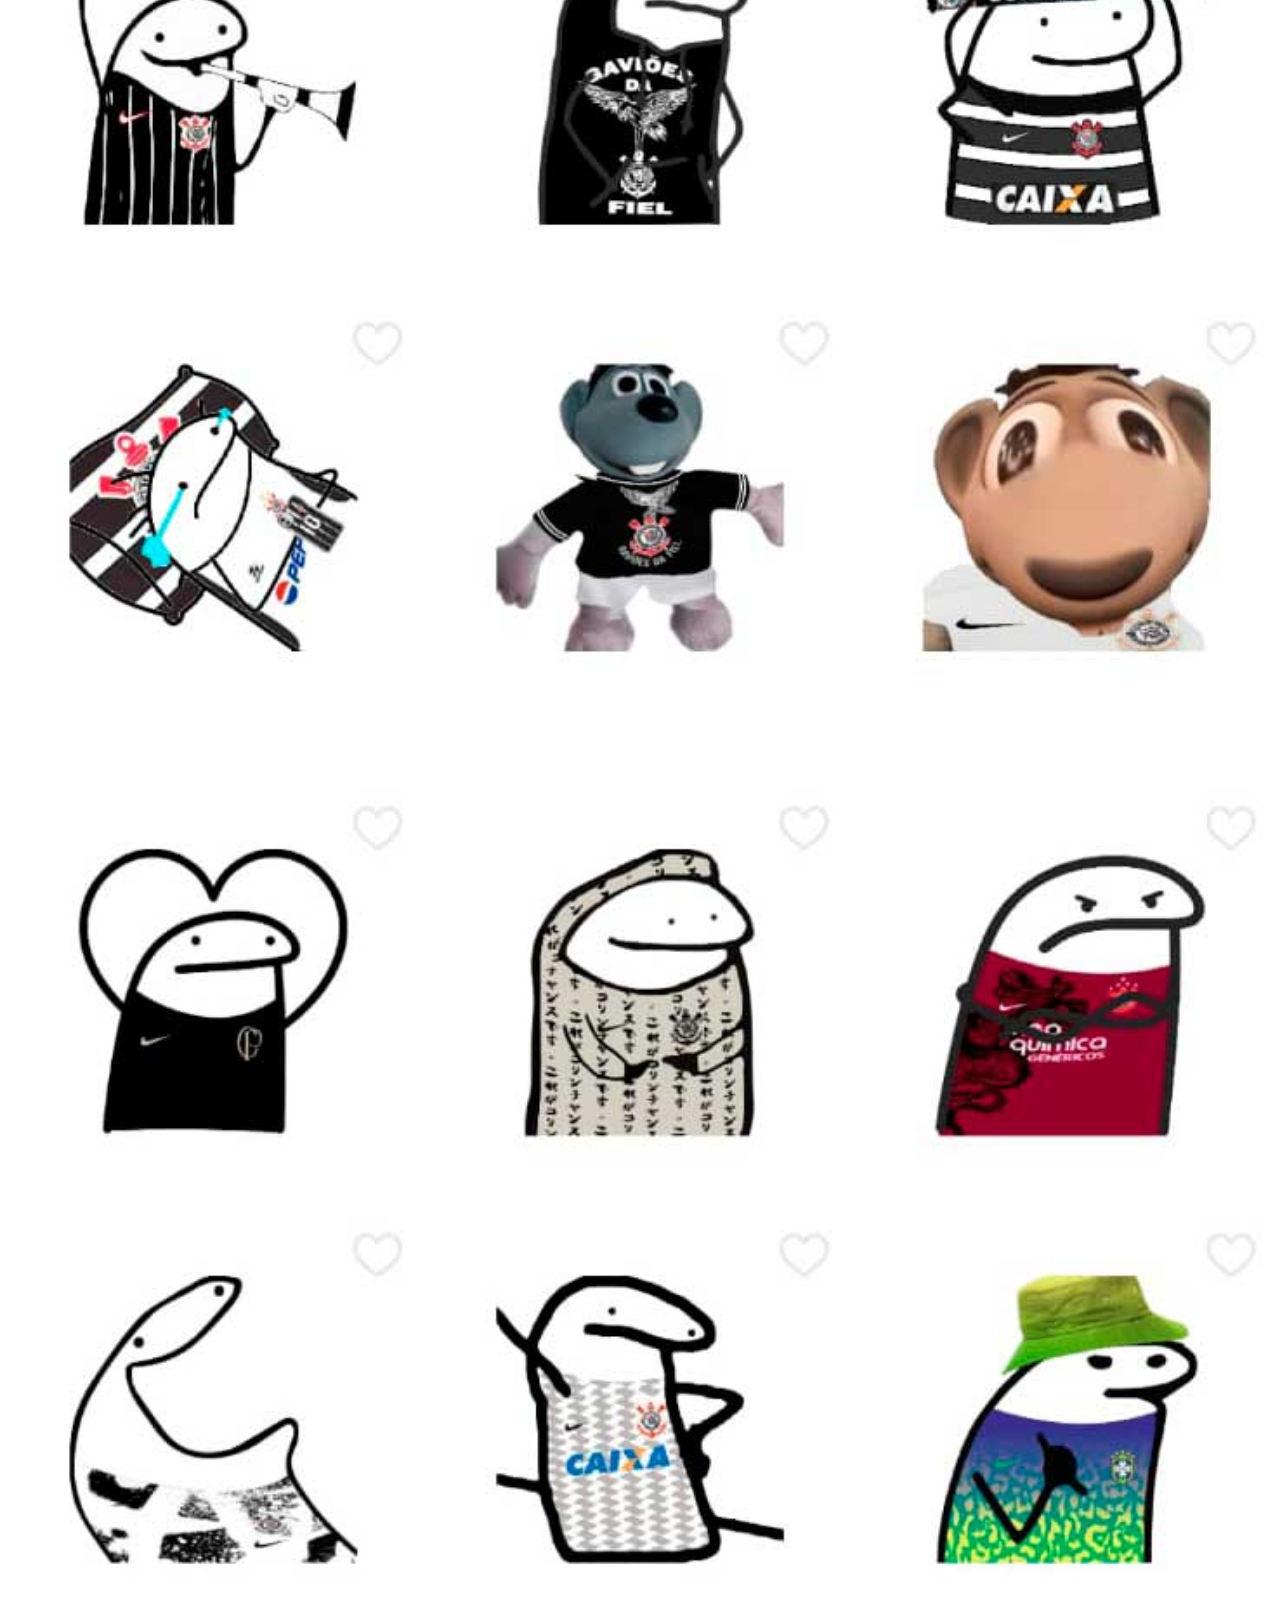
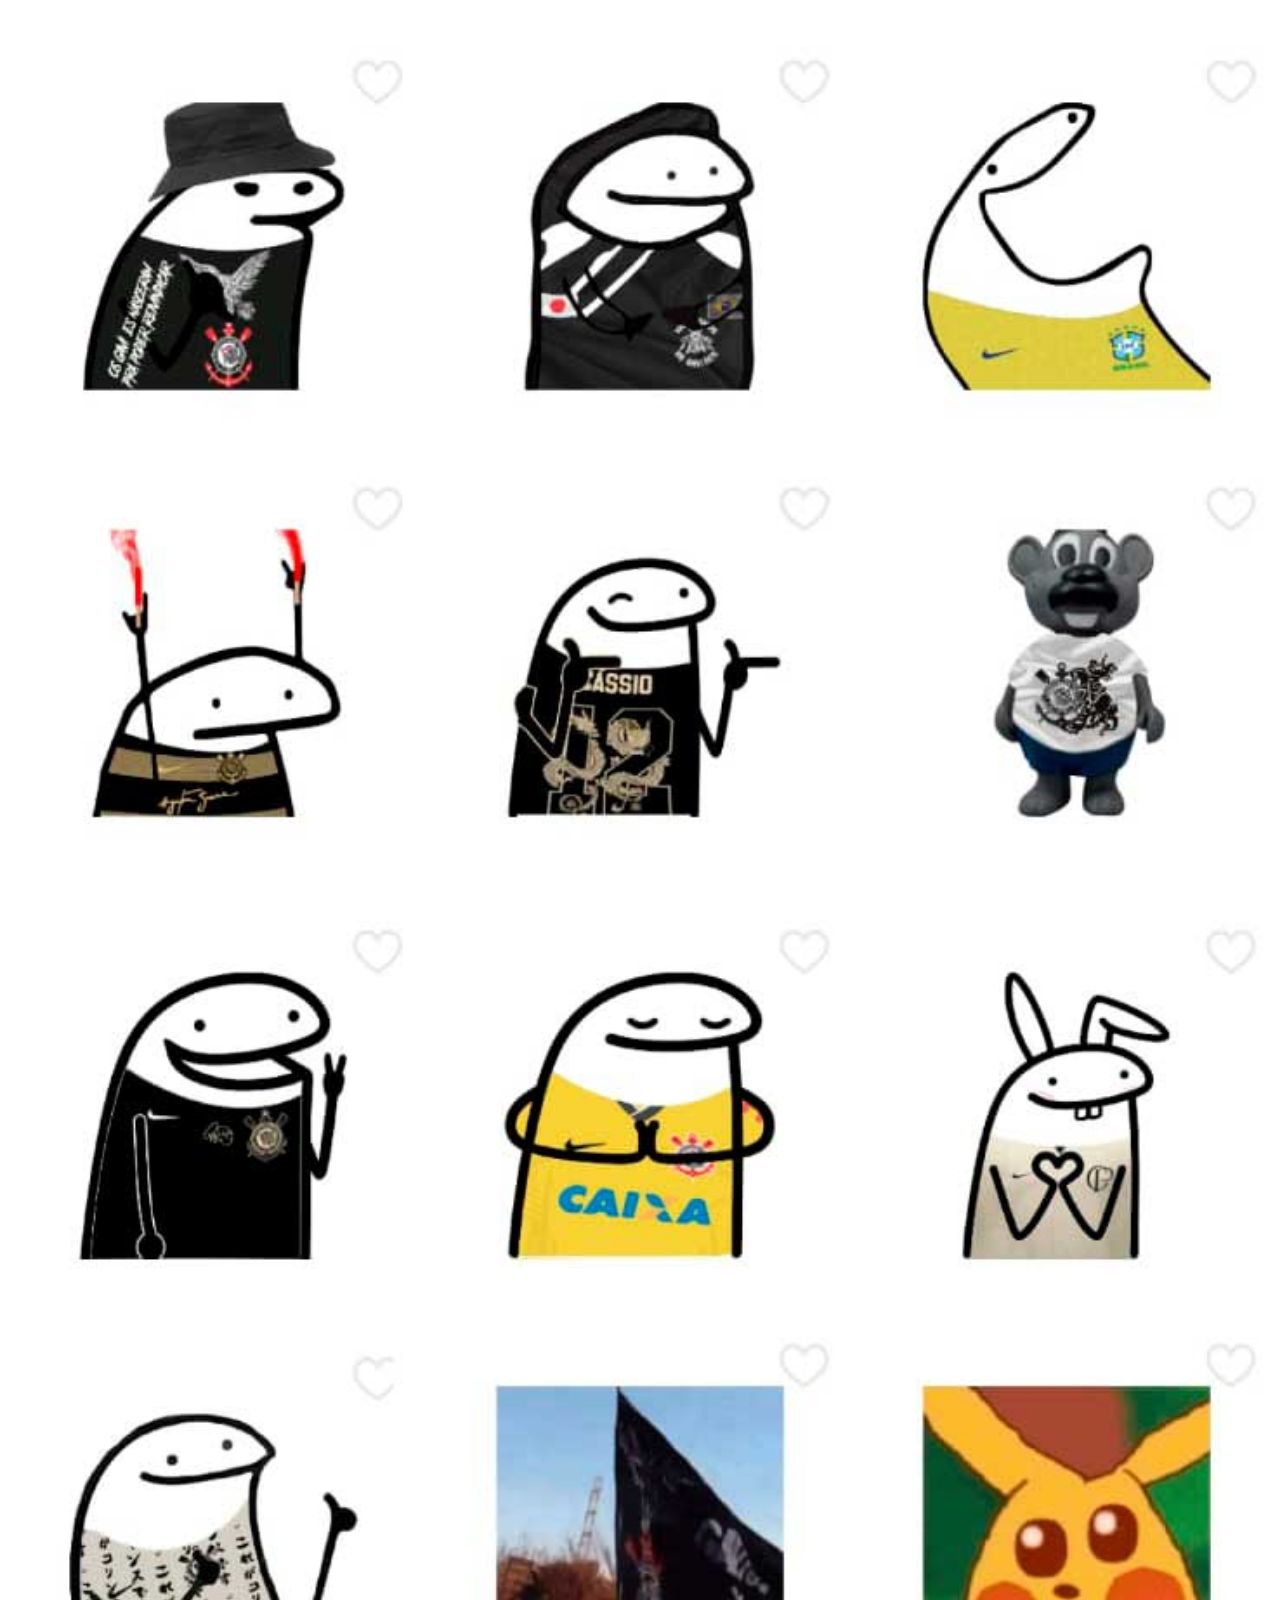
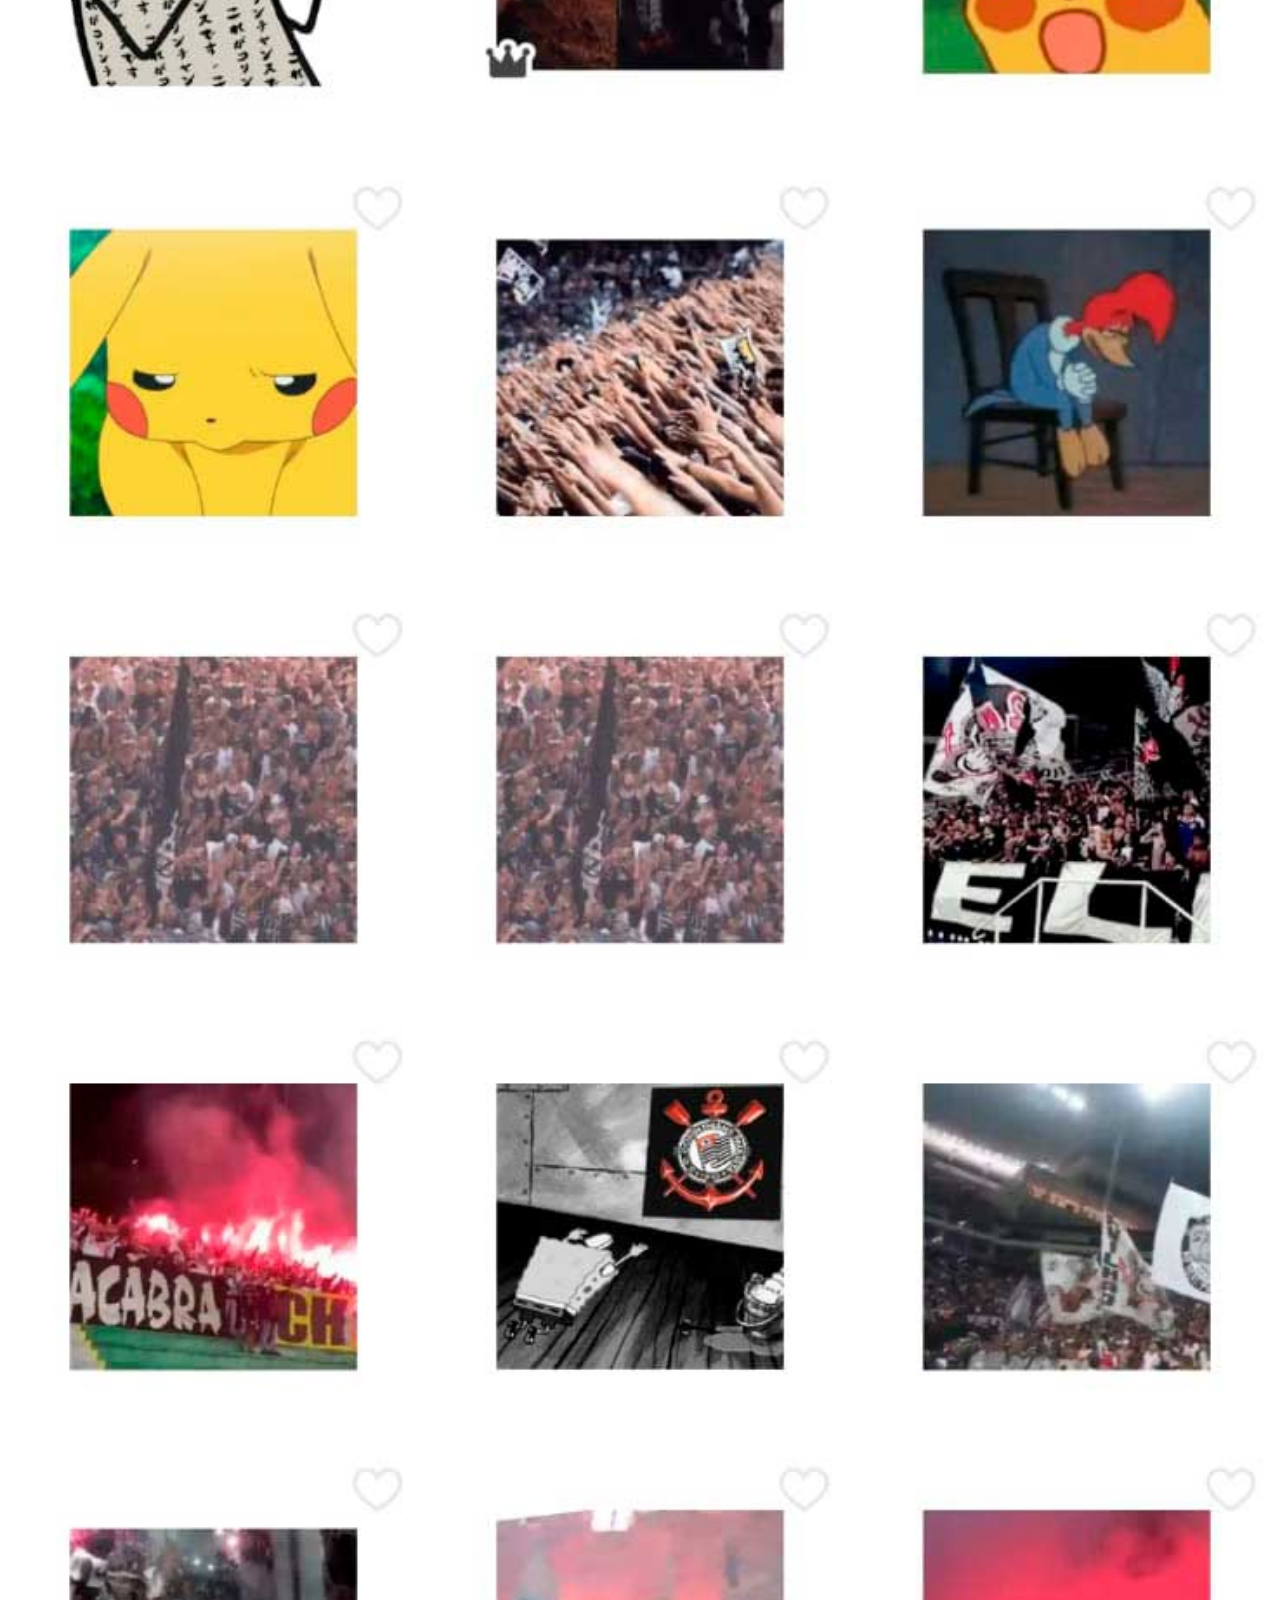
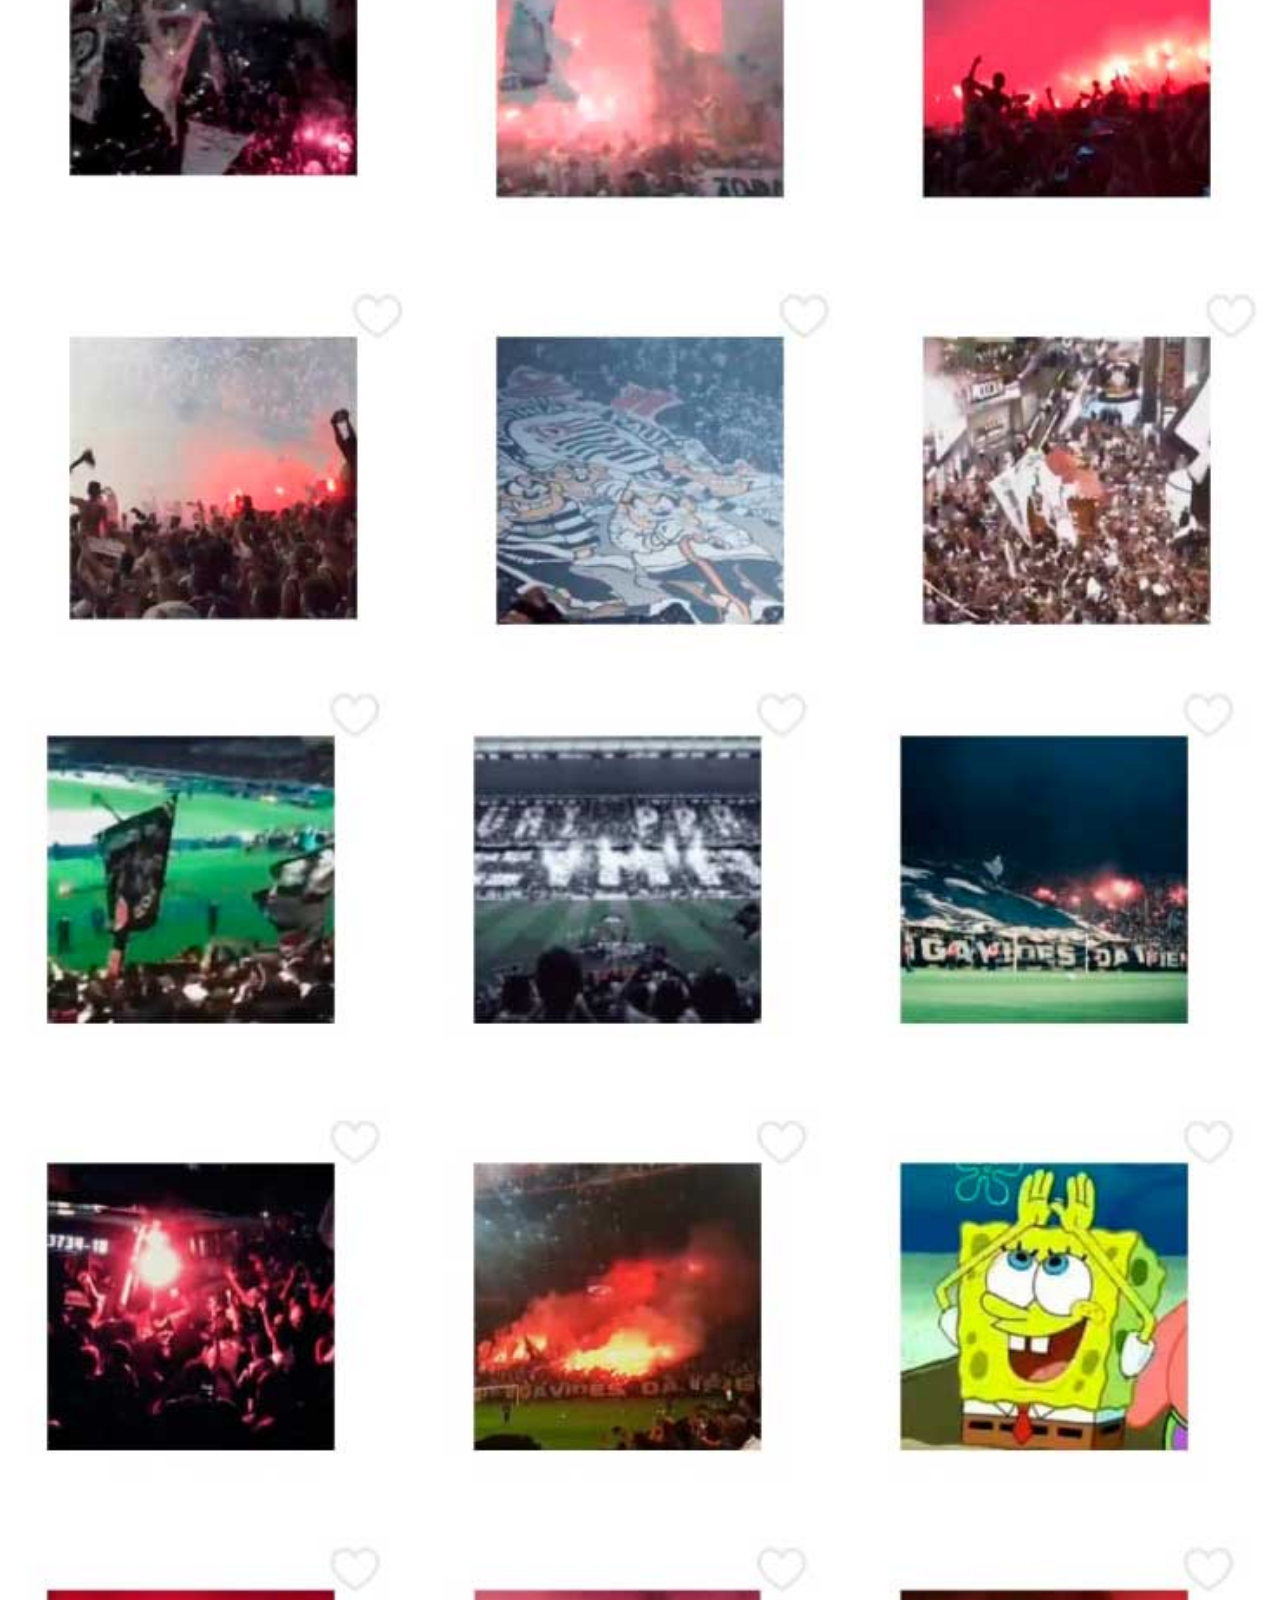
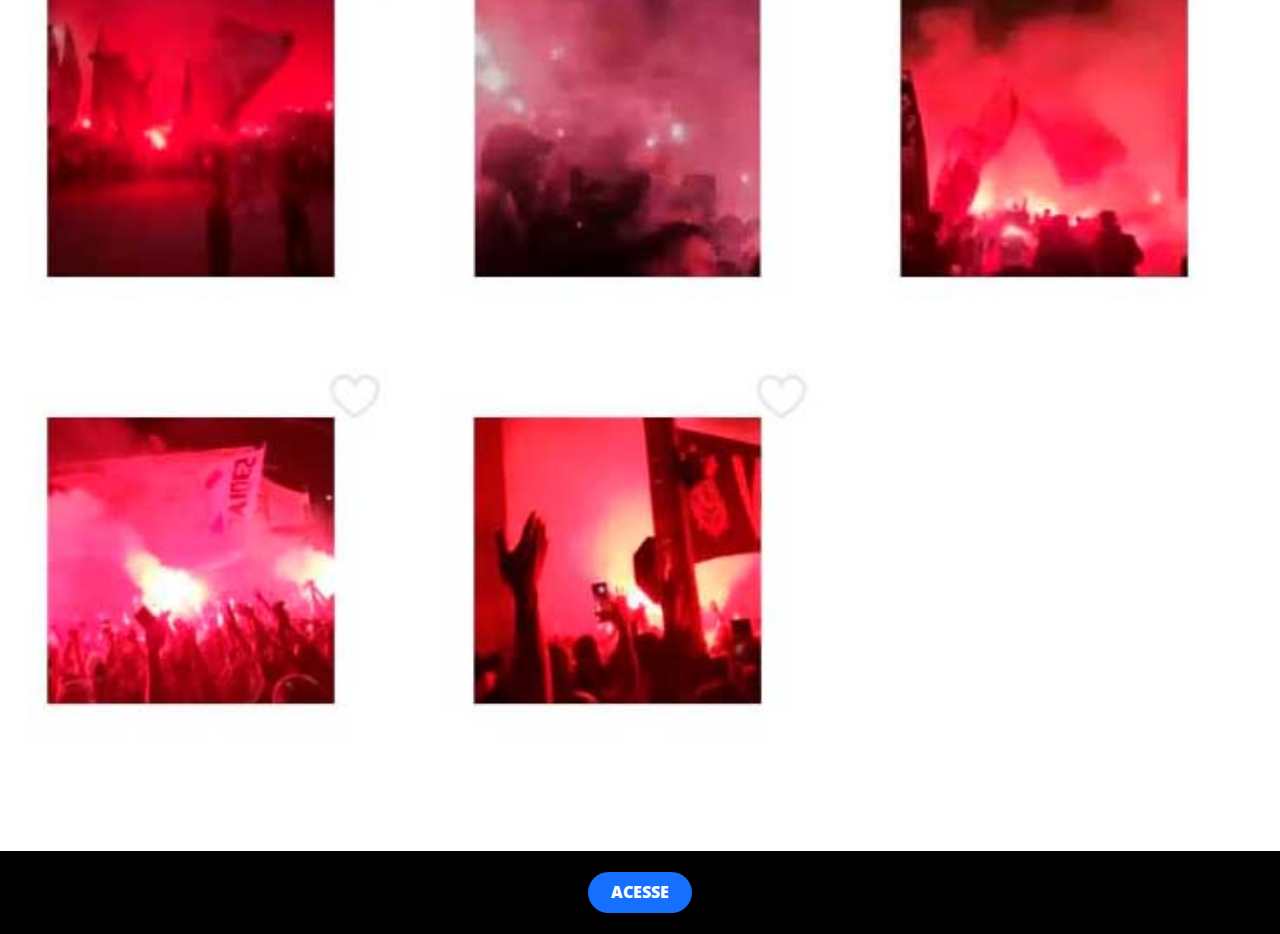
<file: paginas/stickerly.html>
<!DOCTYPE html>
<html lang="pt-br">
<head>
  <meta charset="UTF-8">
  <meta name="viewport" content="width=device-width, initial-scale=1.0">
  <link rel="stylesheet" href="../estilos/social.css">
  <title>stikerly</title>
</head>
<body>
  <img src="../imagens/tela.stickerly.jpg" alt="stickerly">
  <div class="acesse">
    <a href="https://sticker.ly/user/killera__" target="_blank"><button id="stickerly">ACESSE</button></a>
  </div>
</body>
</html>
</file>
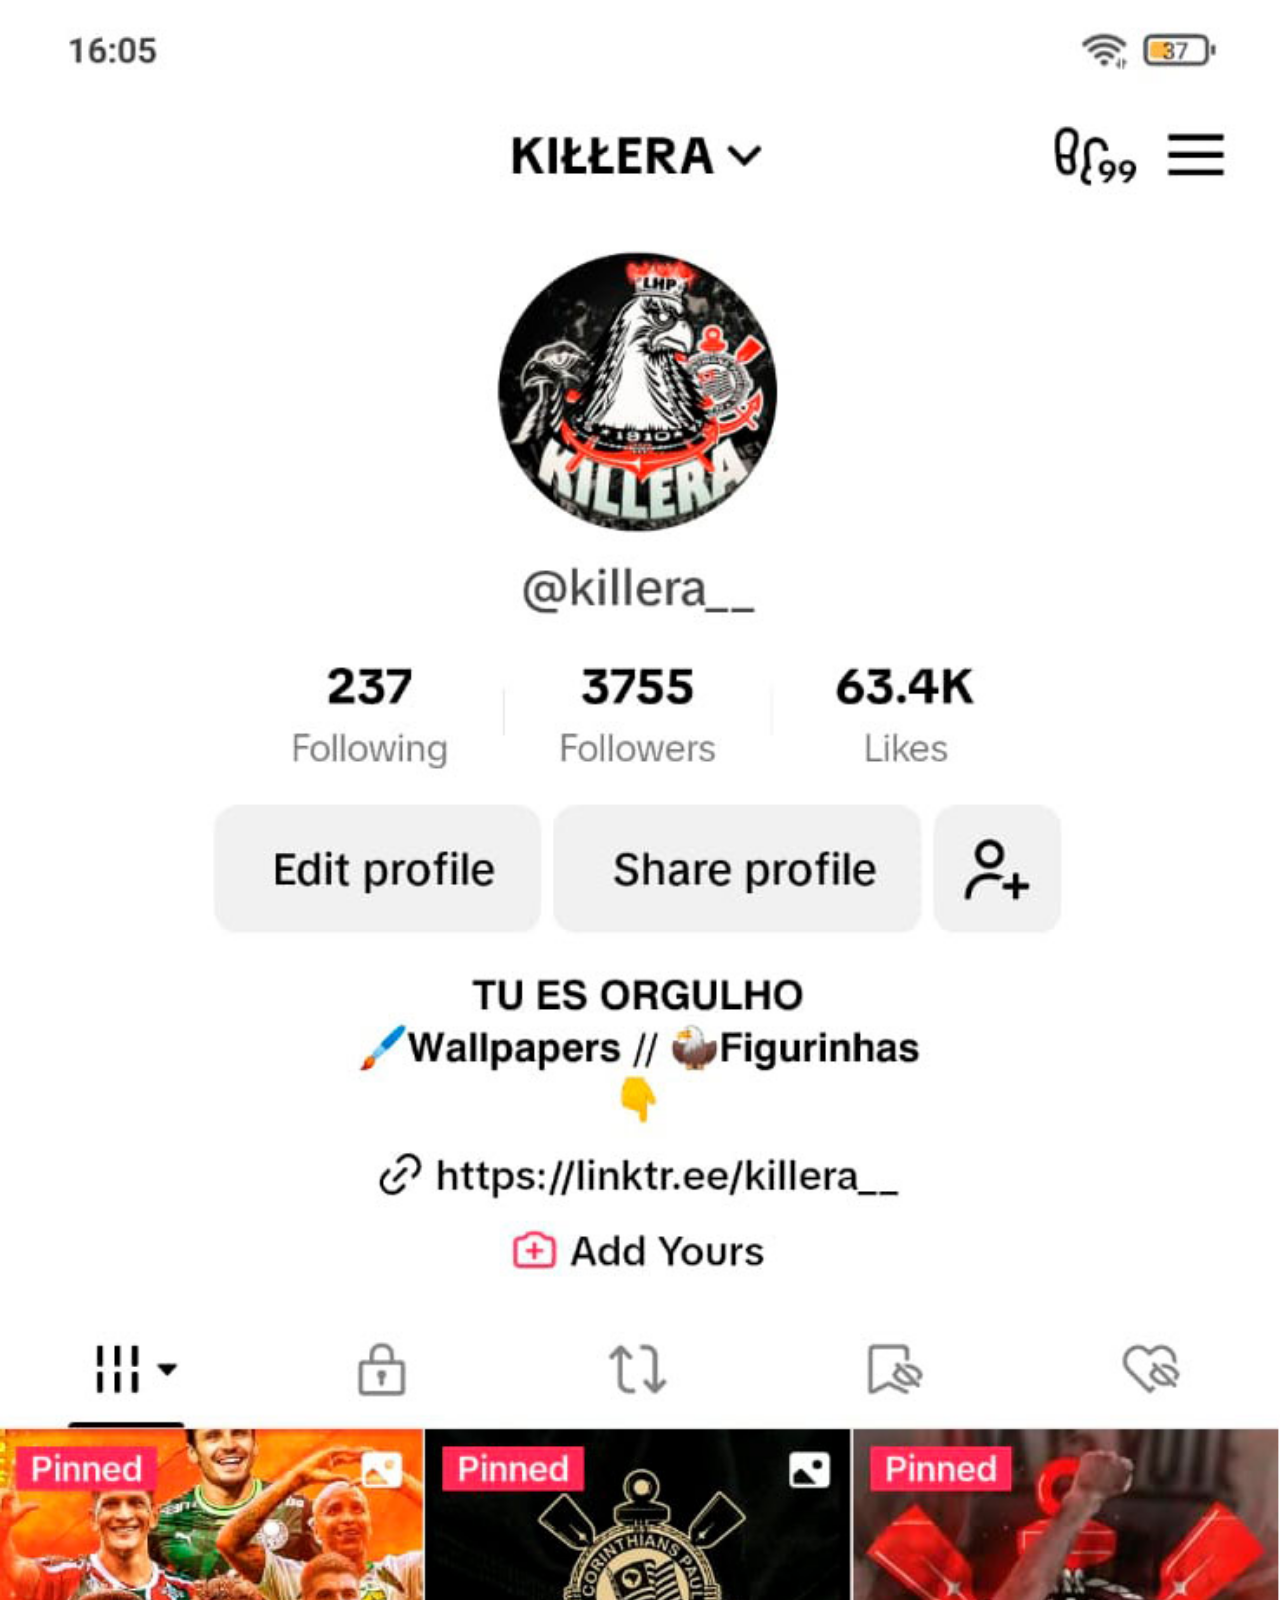
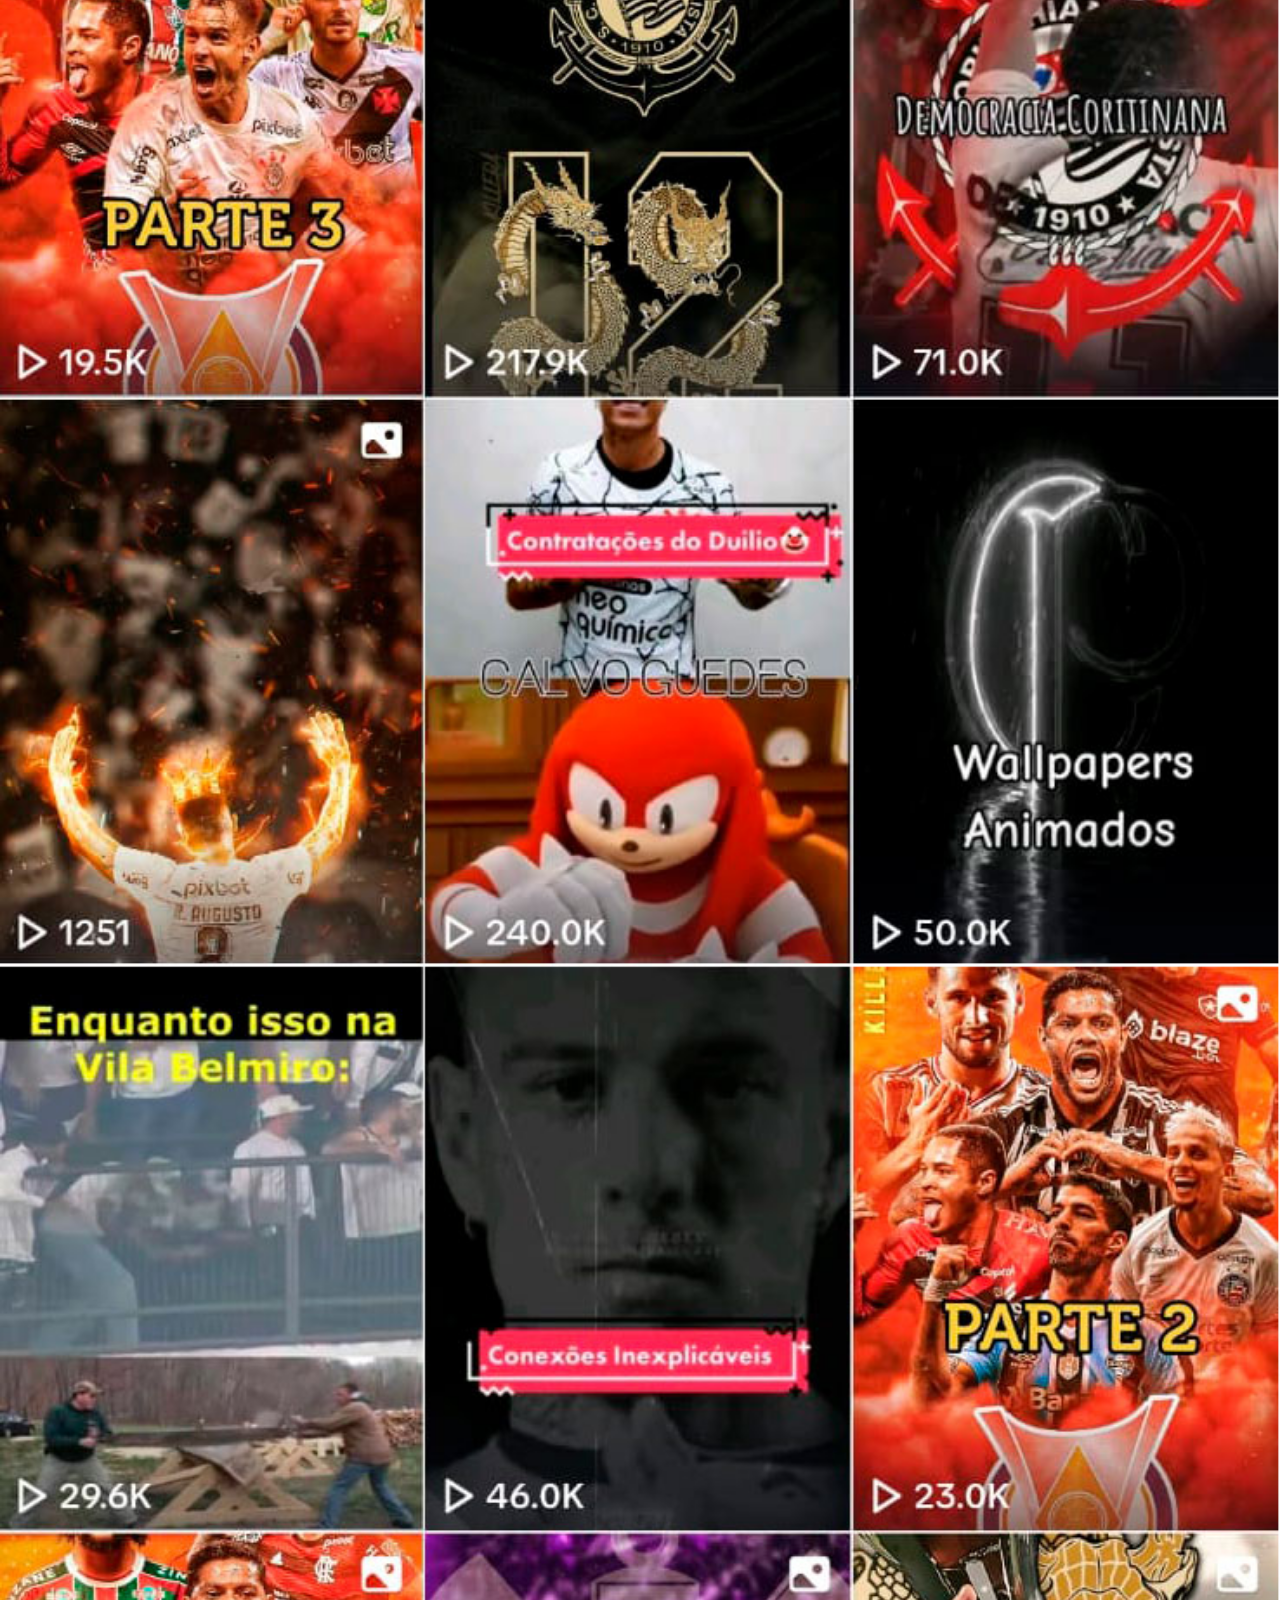
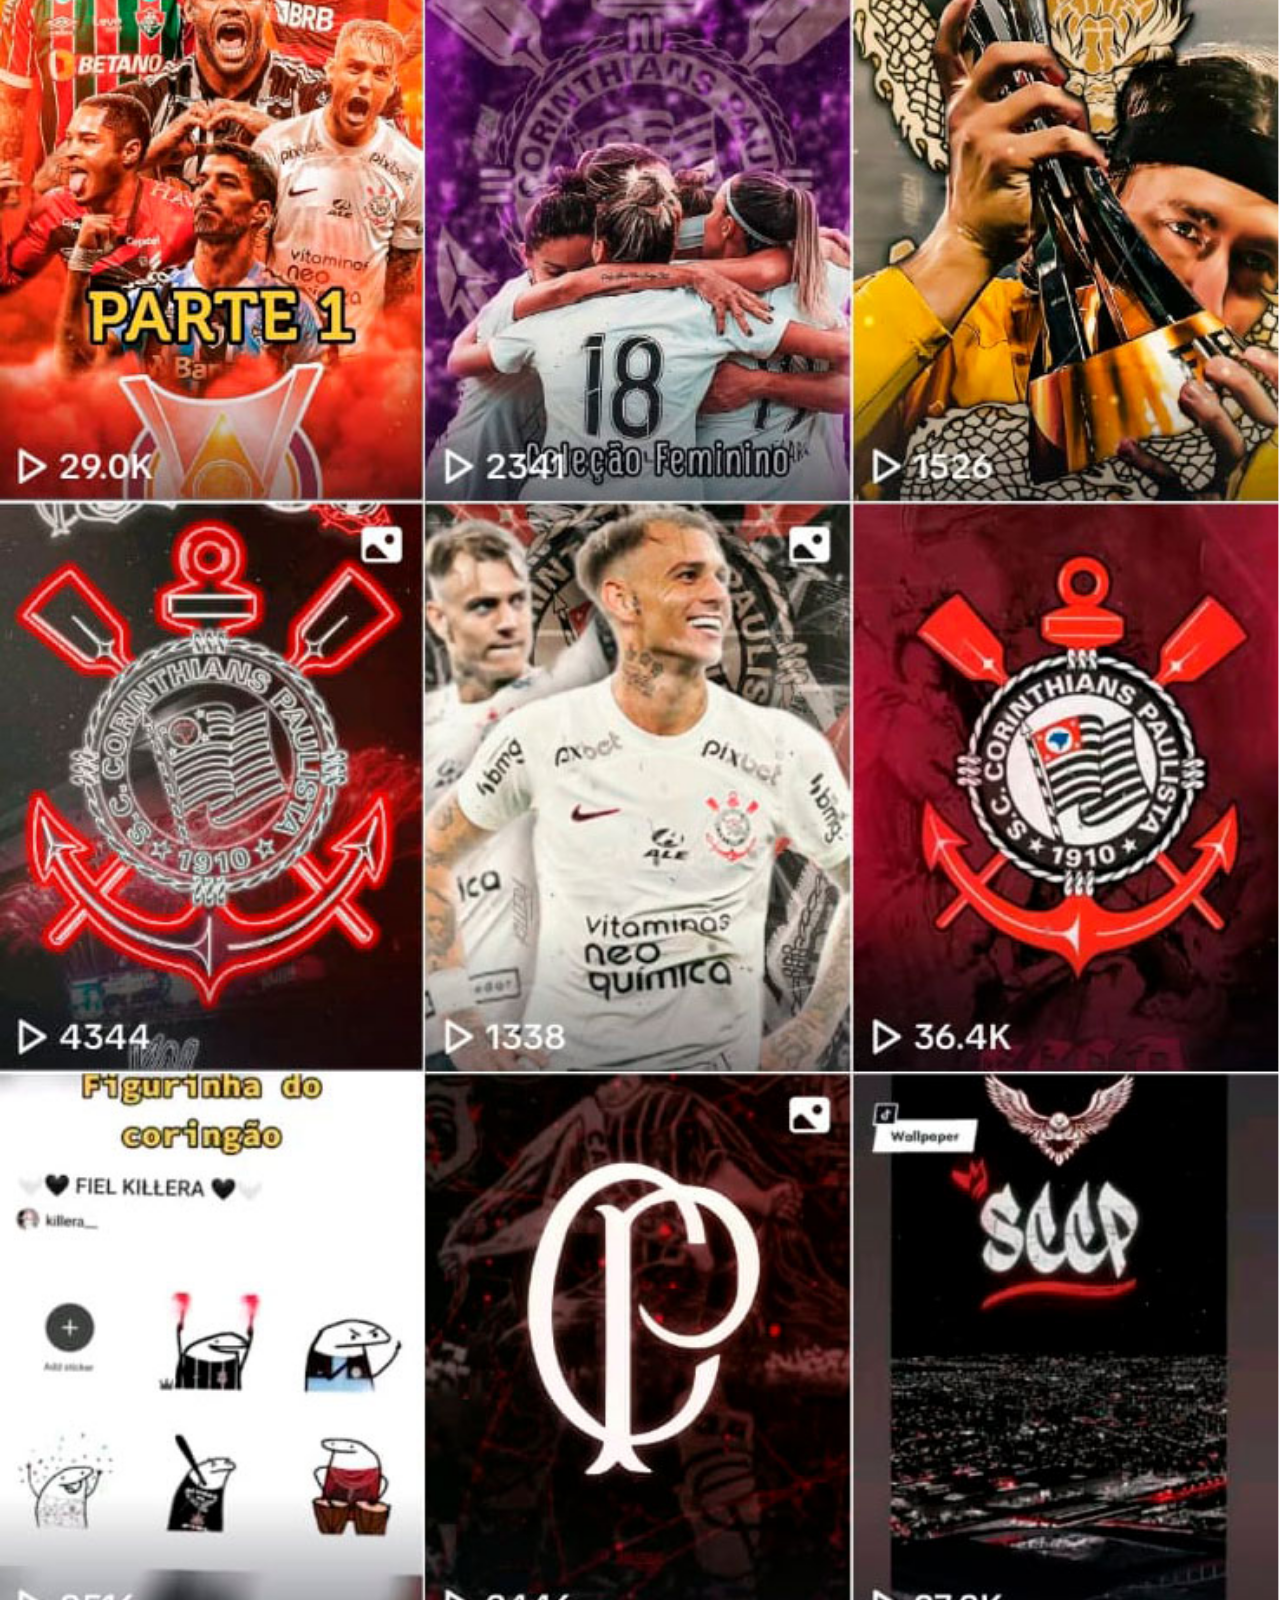
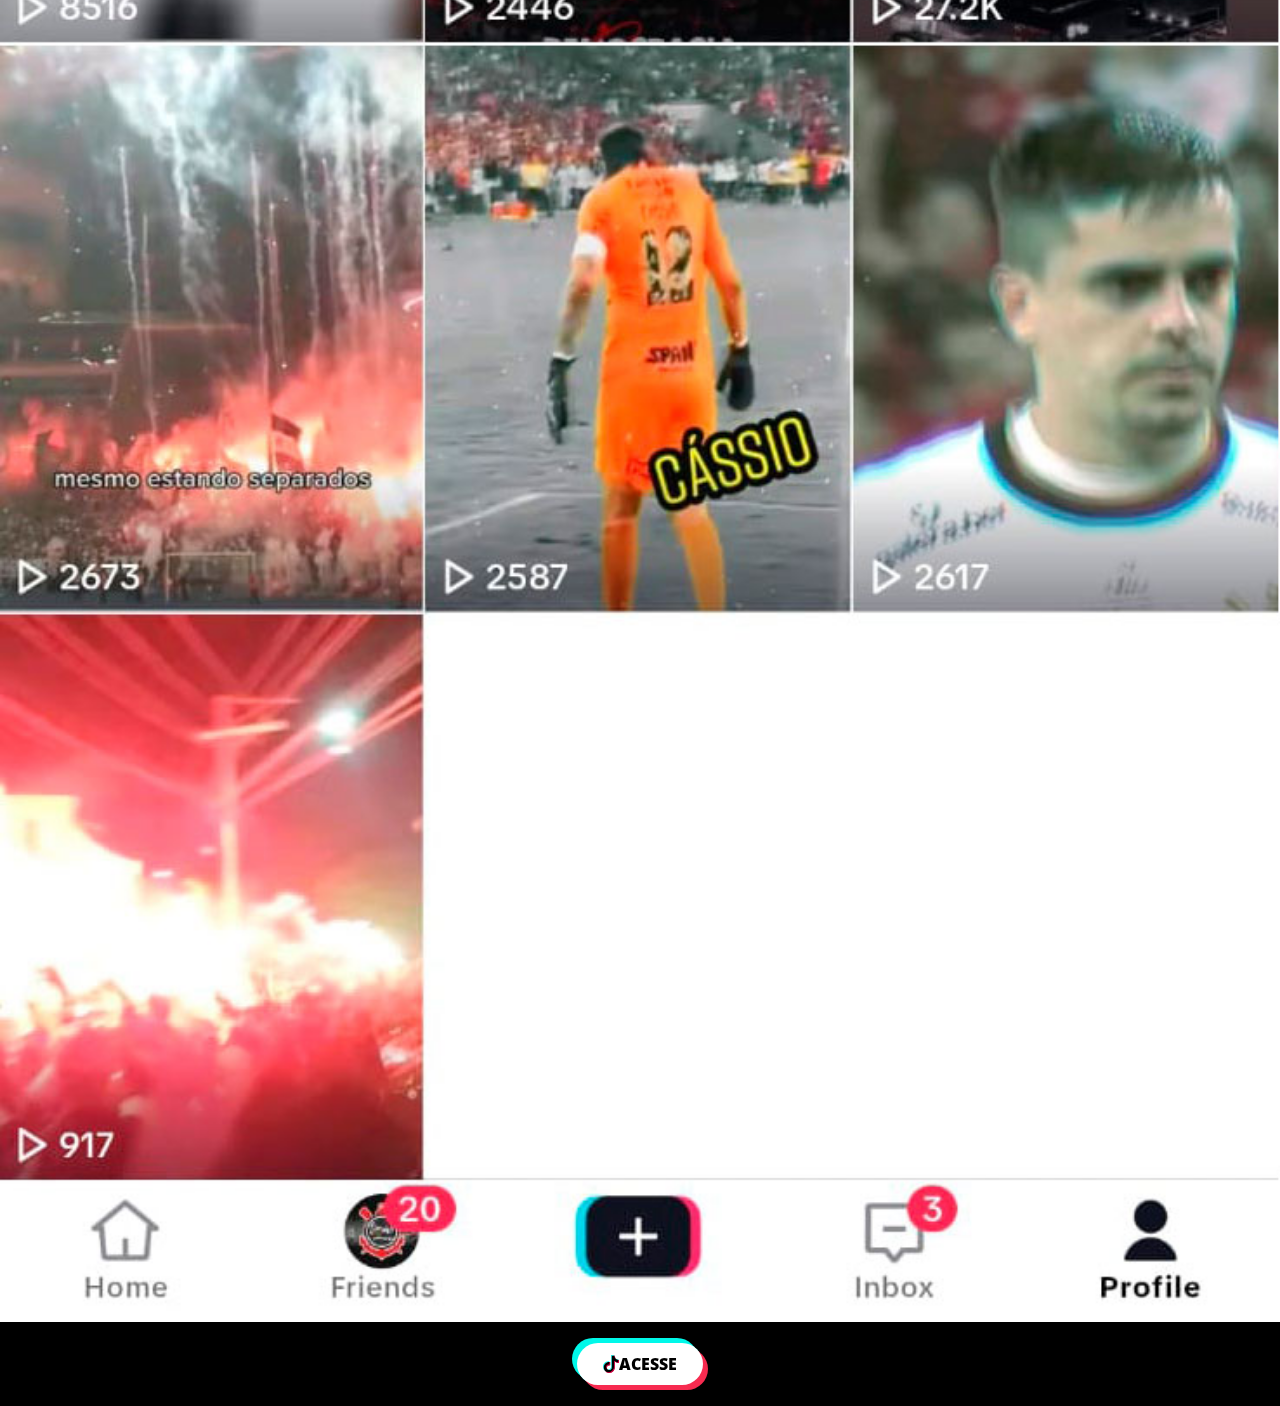
<file: paginas/tiktok.html>
<!DOCTYPE html>
<html lang="pt-br">
<head>
  <meta charset="UTF-8">
  <meta name="viewport" content="width=device-width, initial-scale=1.0">
  <title>TikTok</title>
  <link rel="stylesheet" href="../estilos/social.css">
</head>
<body>
  <img src="../imagens/tela-tiktok.jpg" alt="tela TikTok">
  <div class="acesse">
   <a href="https://www.tiktok.com/@killera__" target="_blank"><button id="tiktok"><img src="../imagens/tiktok-button.svg" alt="tiktok">ACESSE</button></a>
  </div>
</body>
</html>
</file>
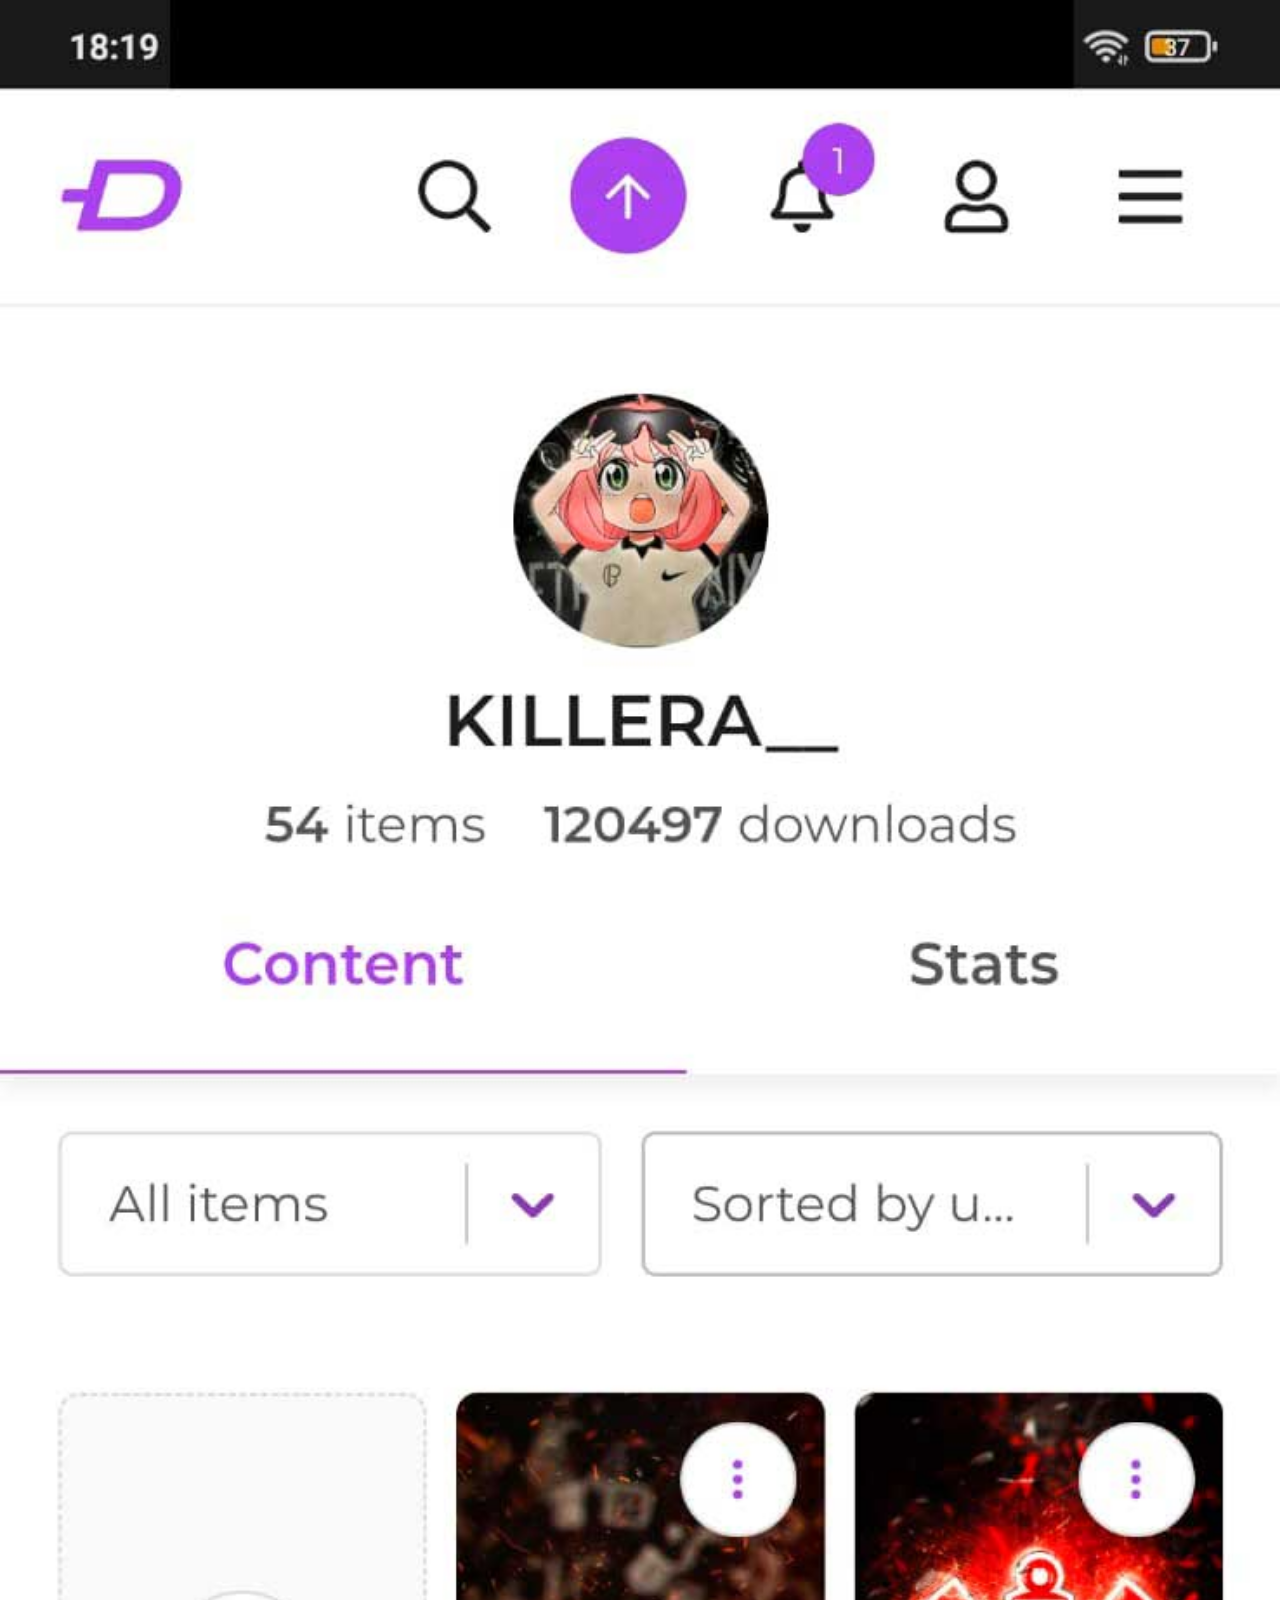
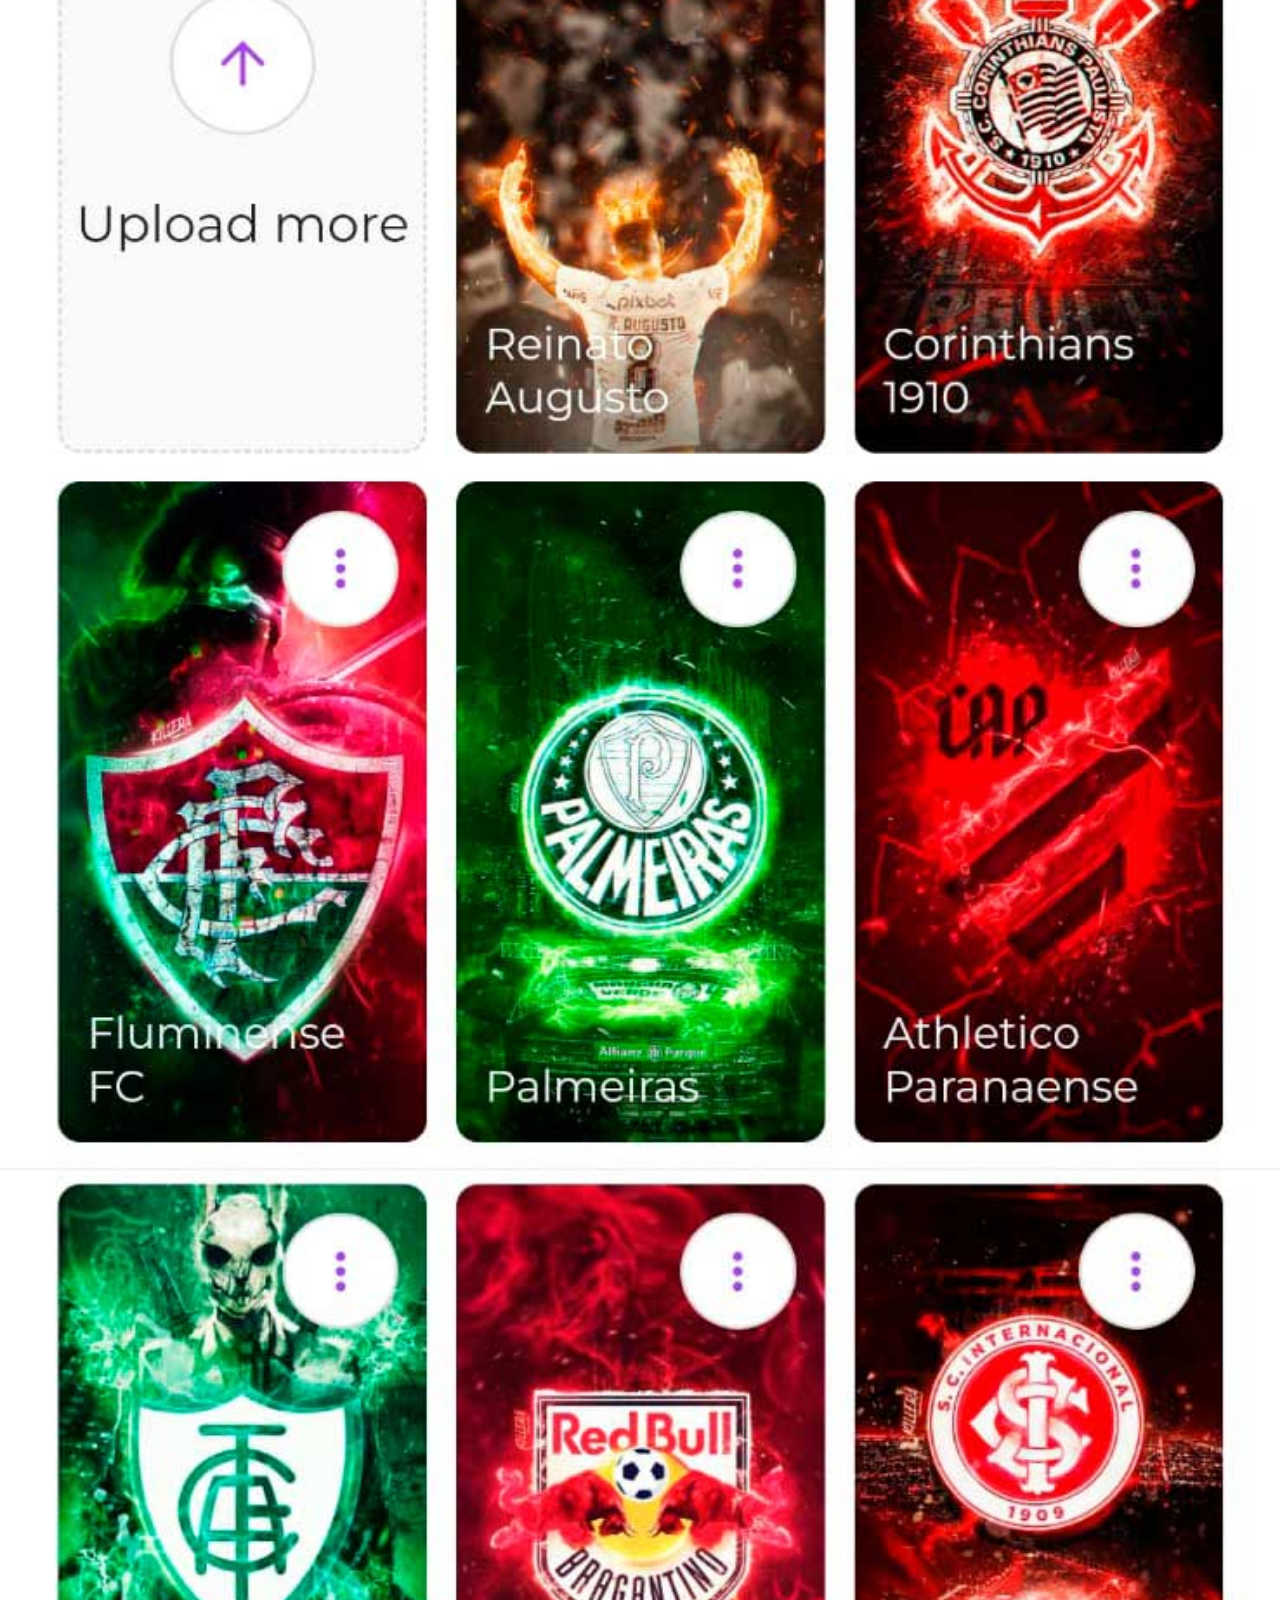
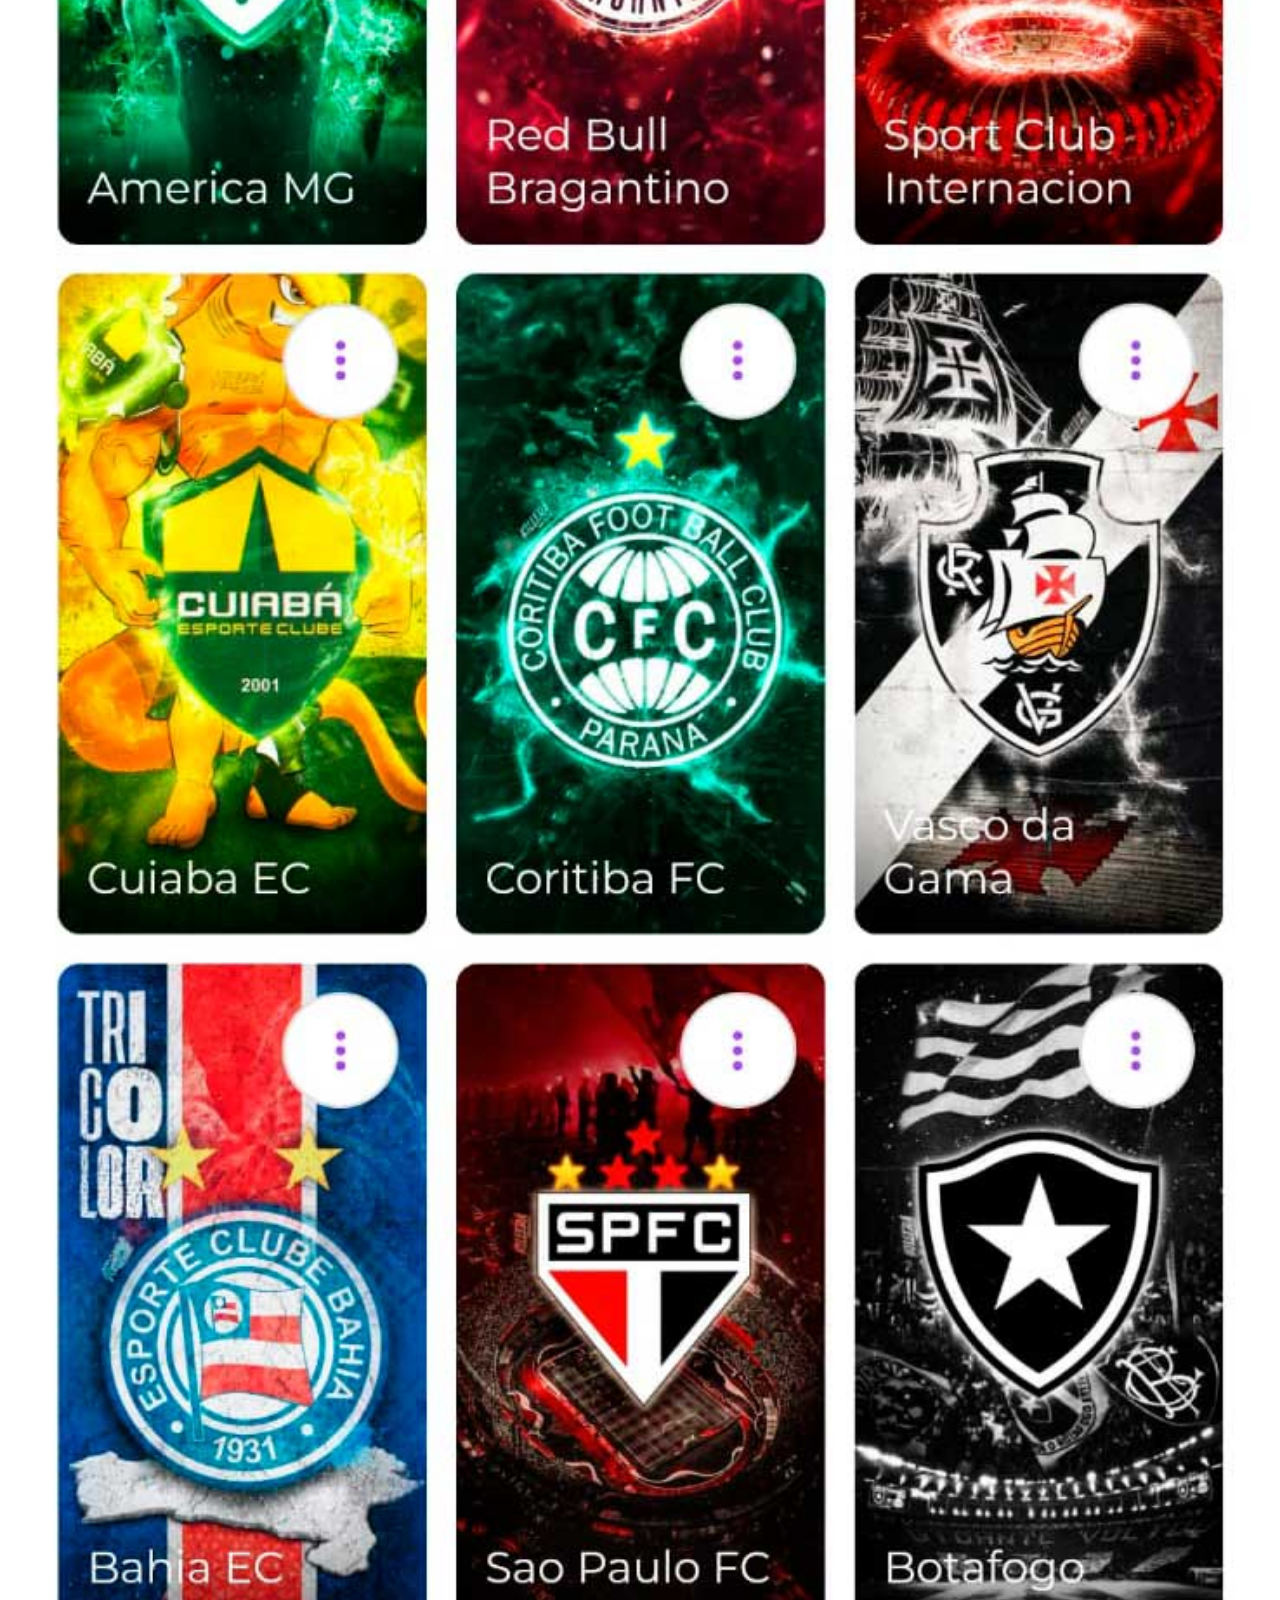
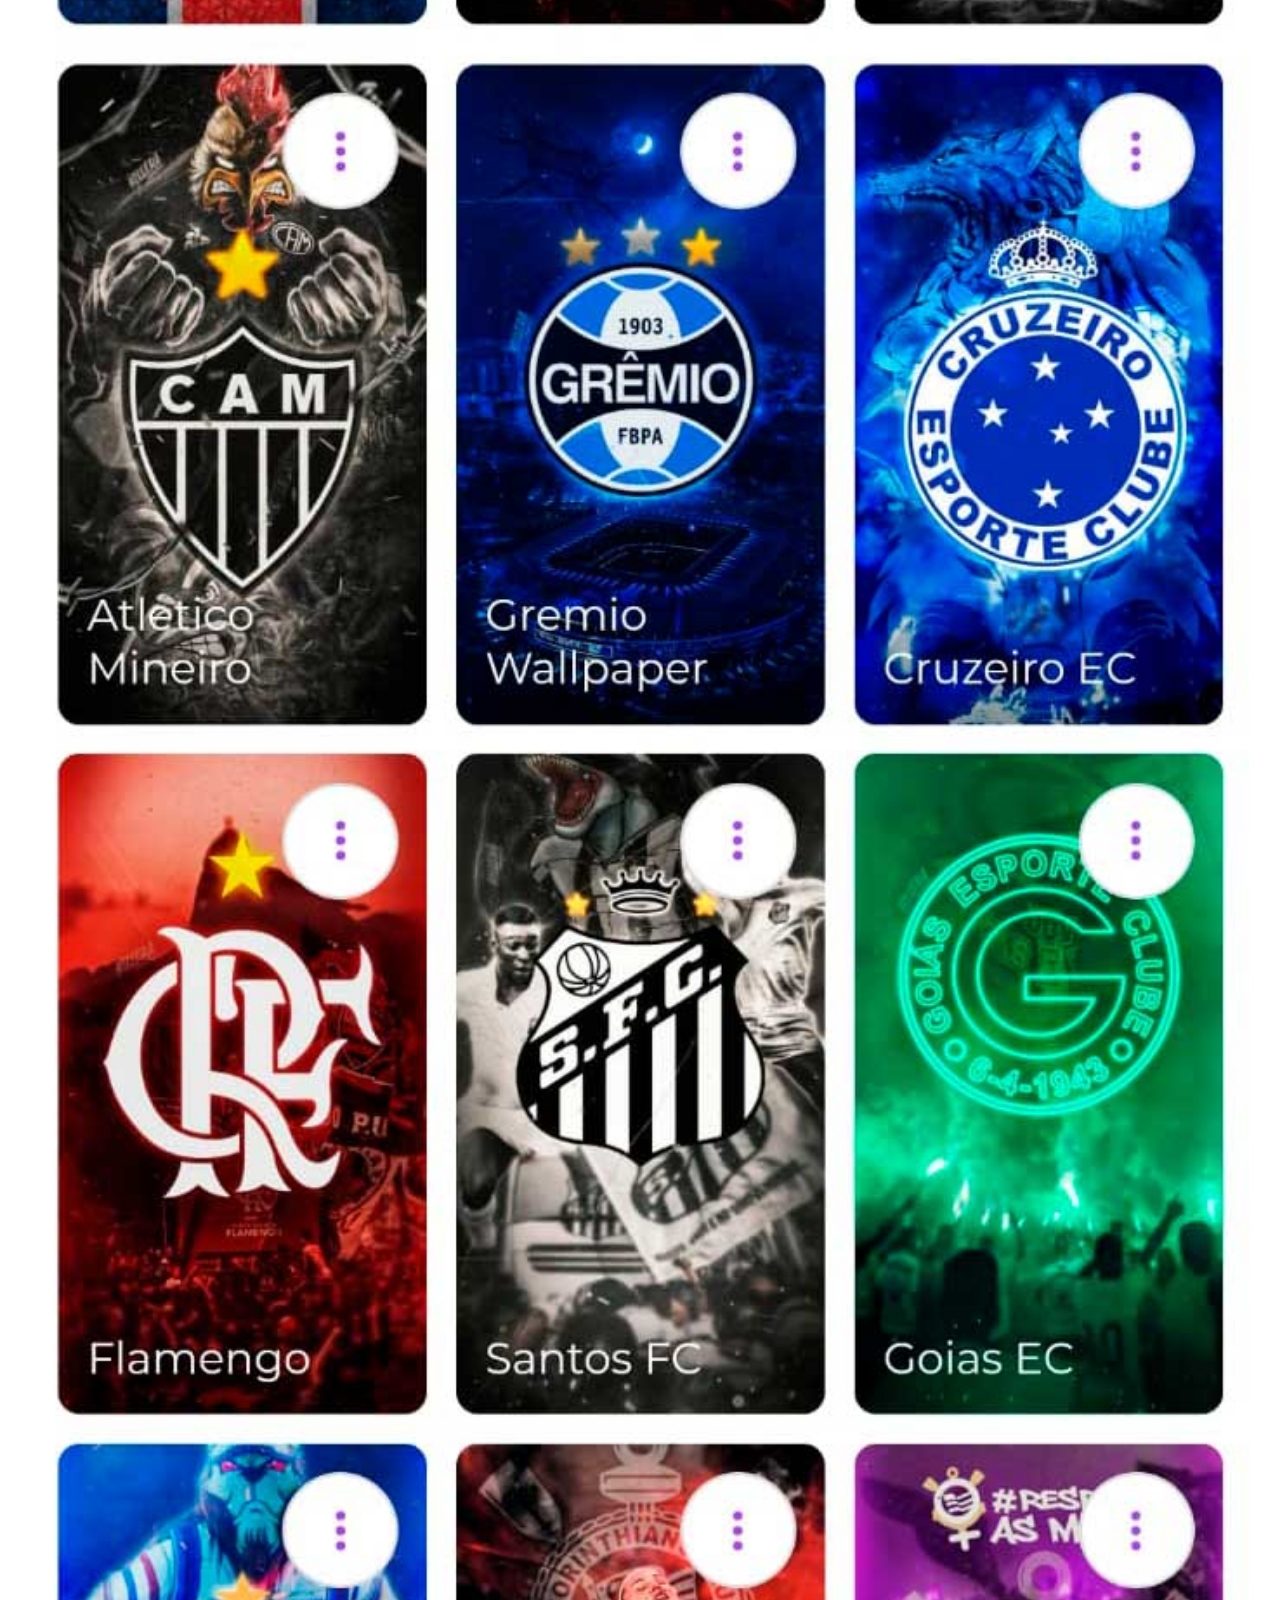
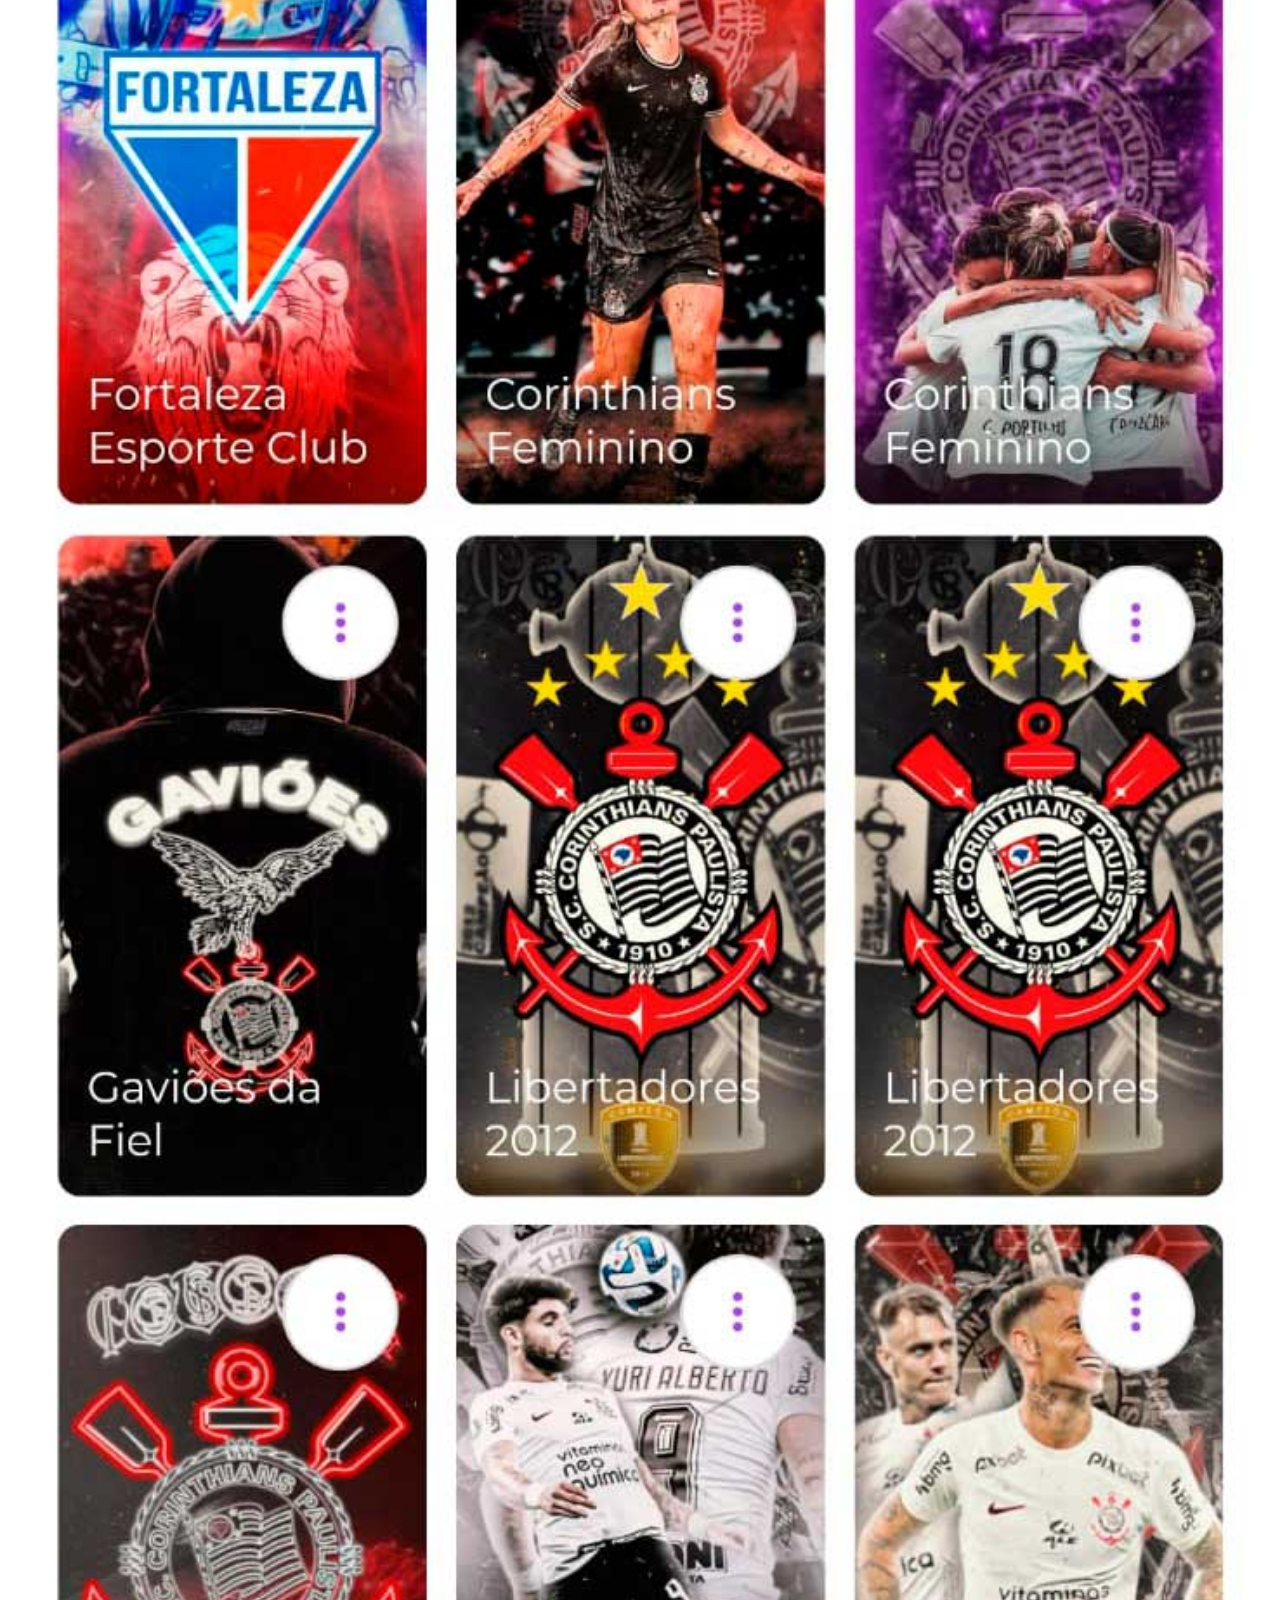
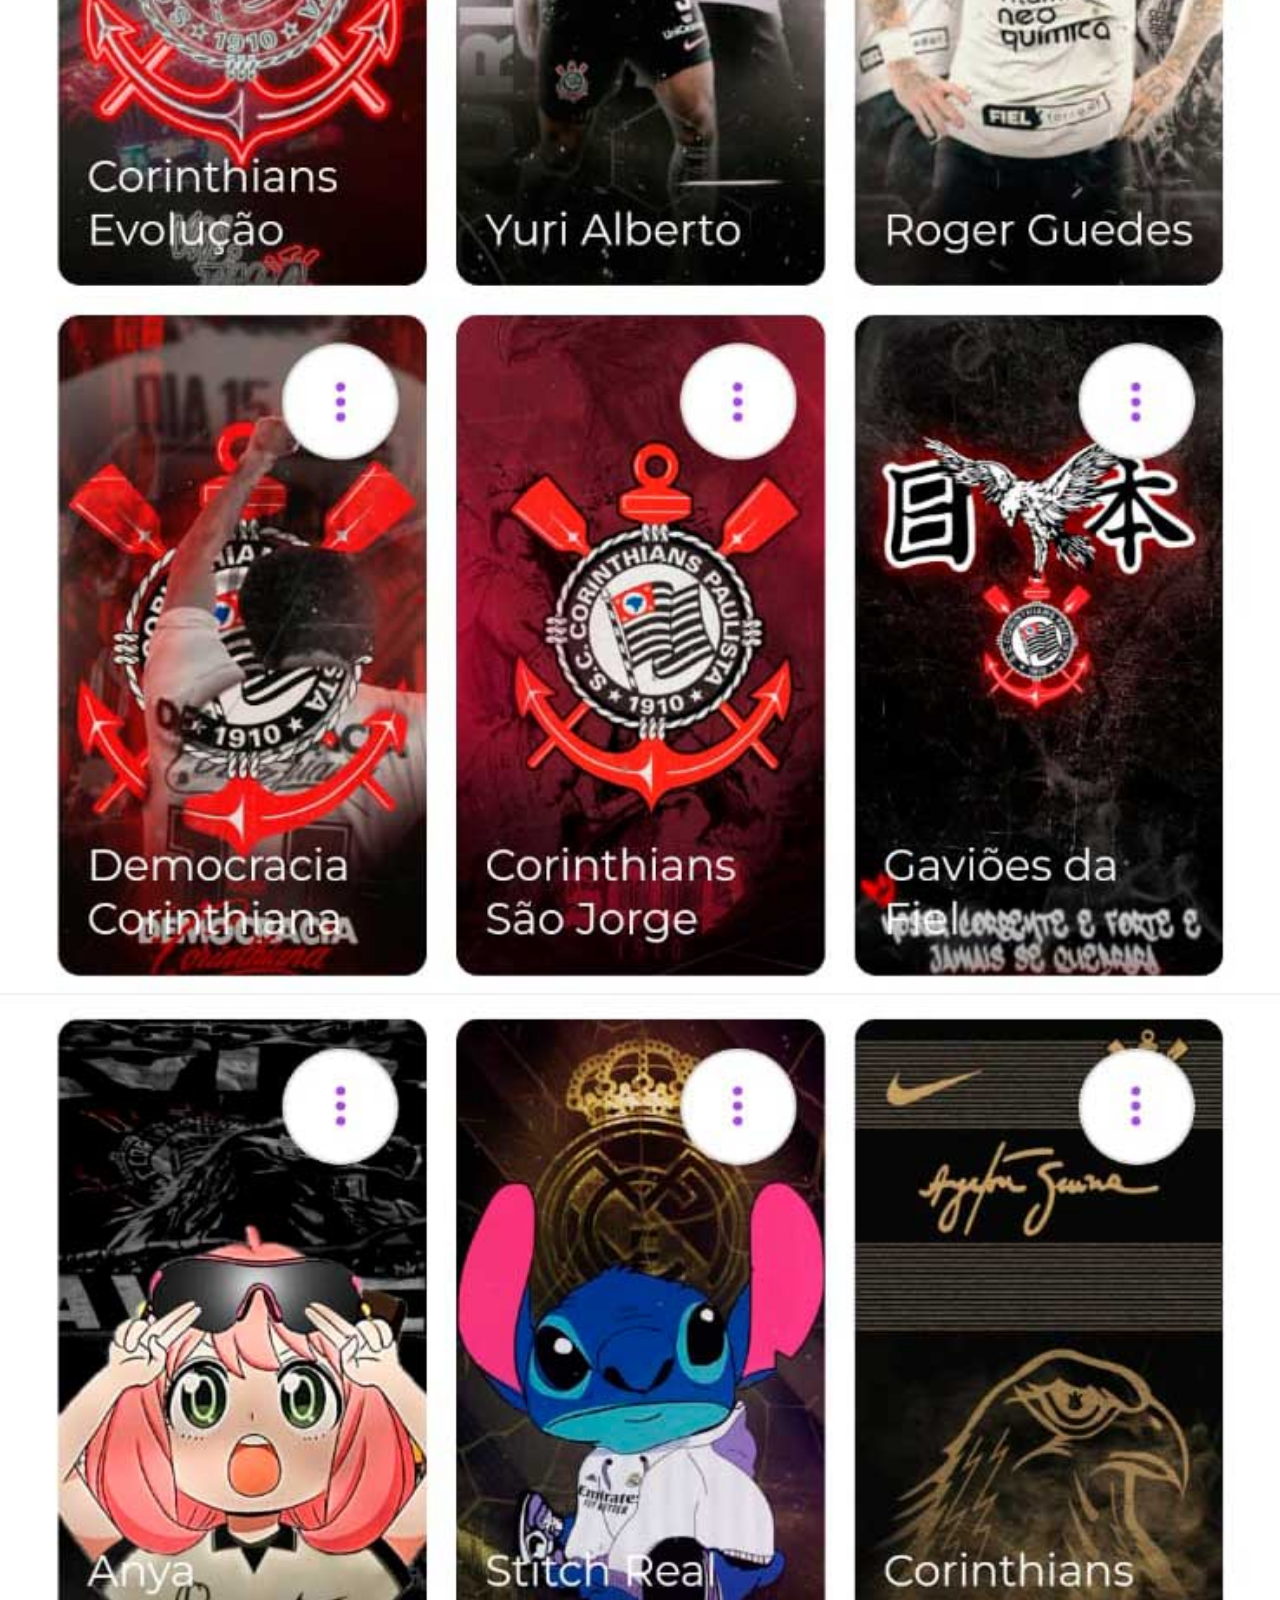
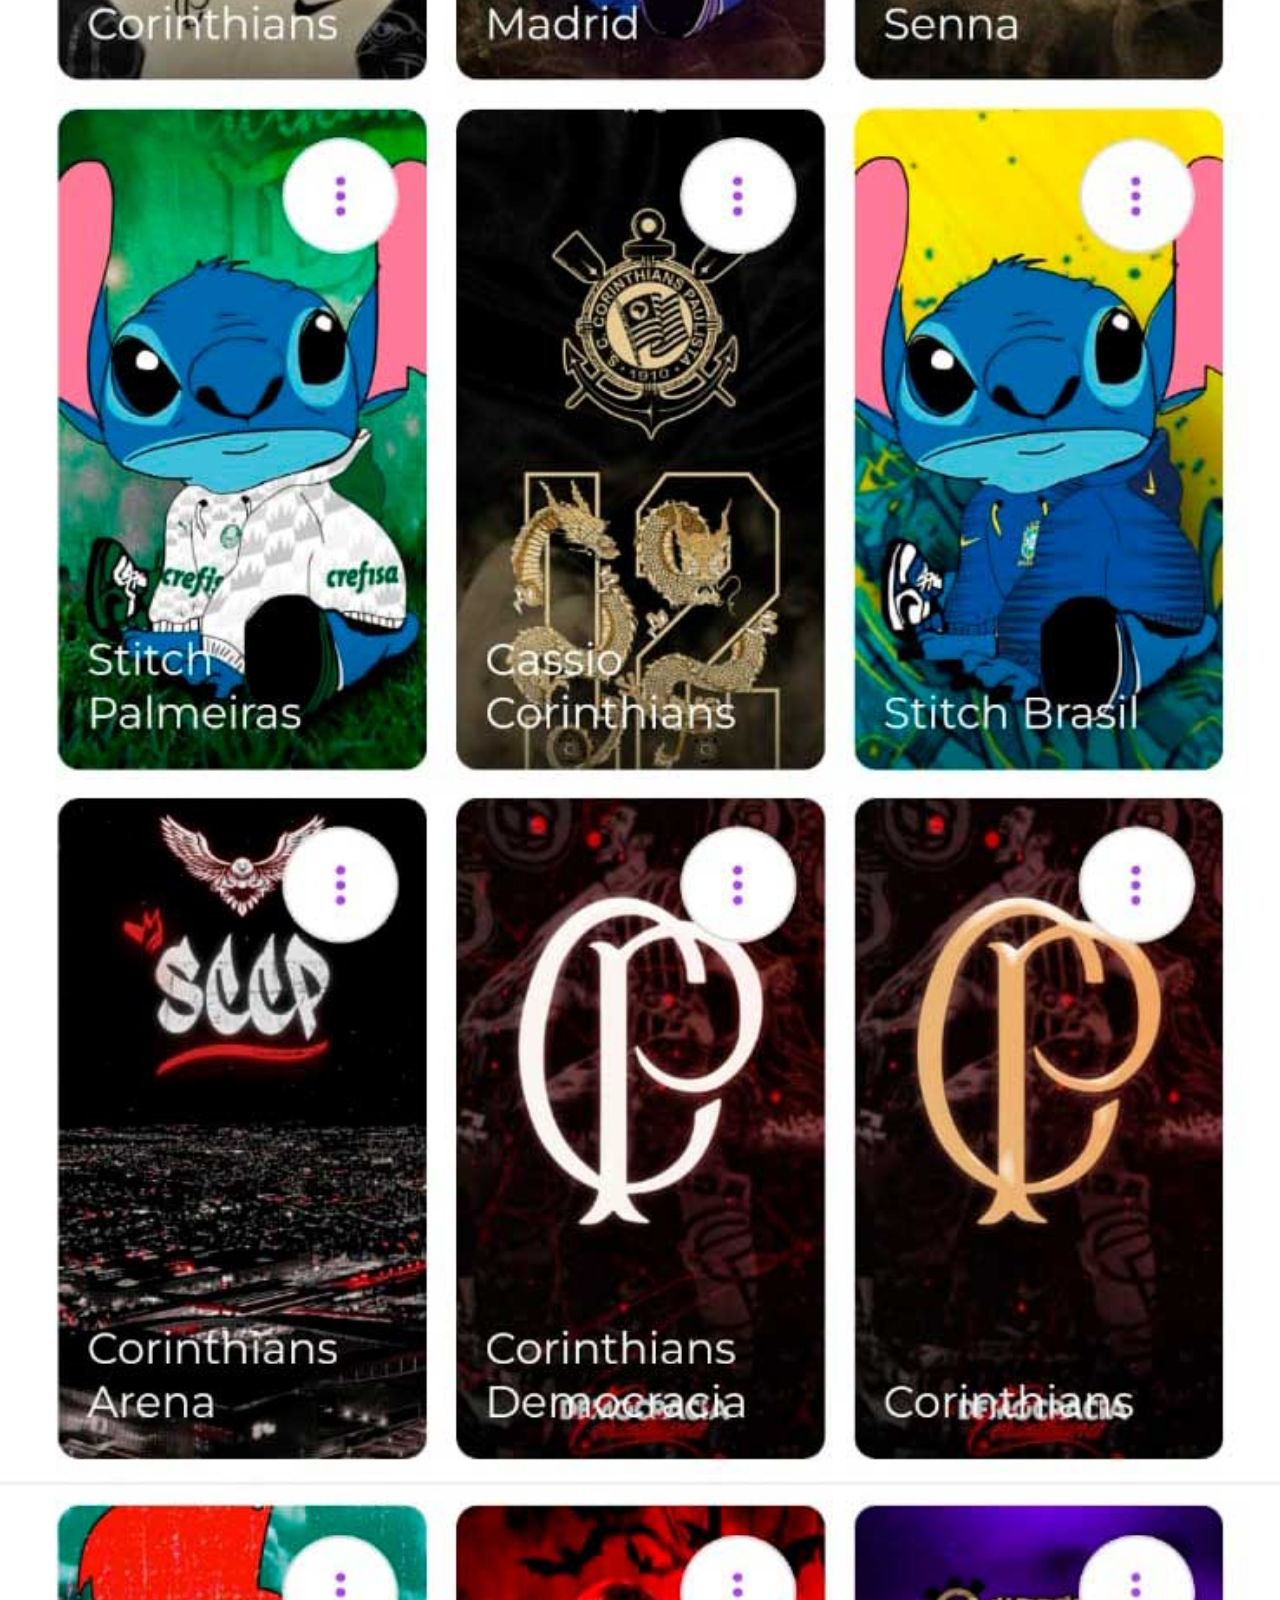
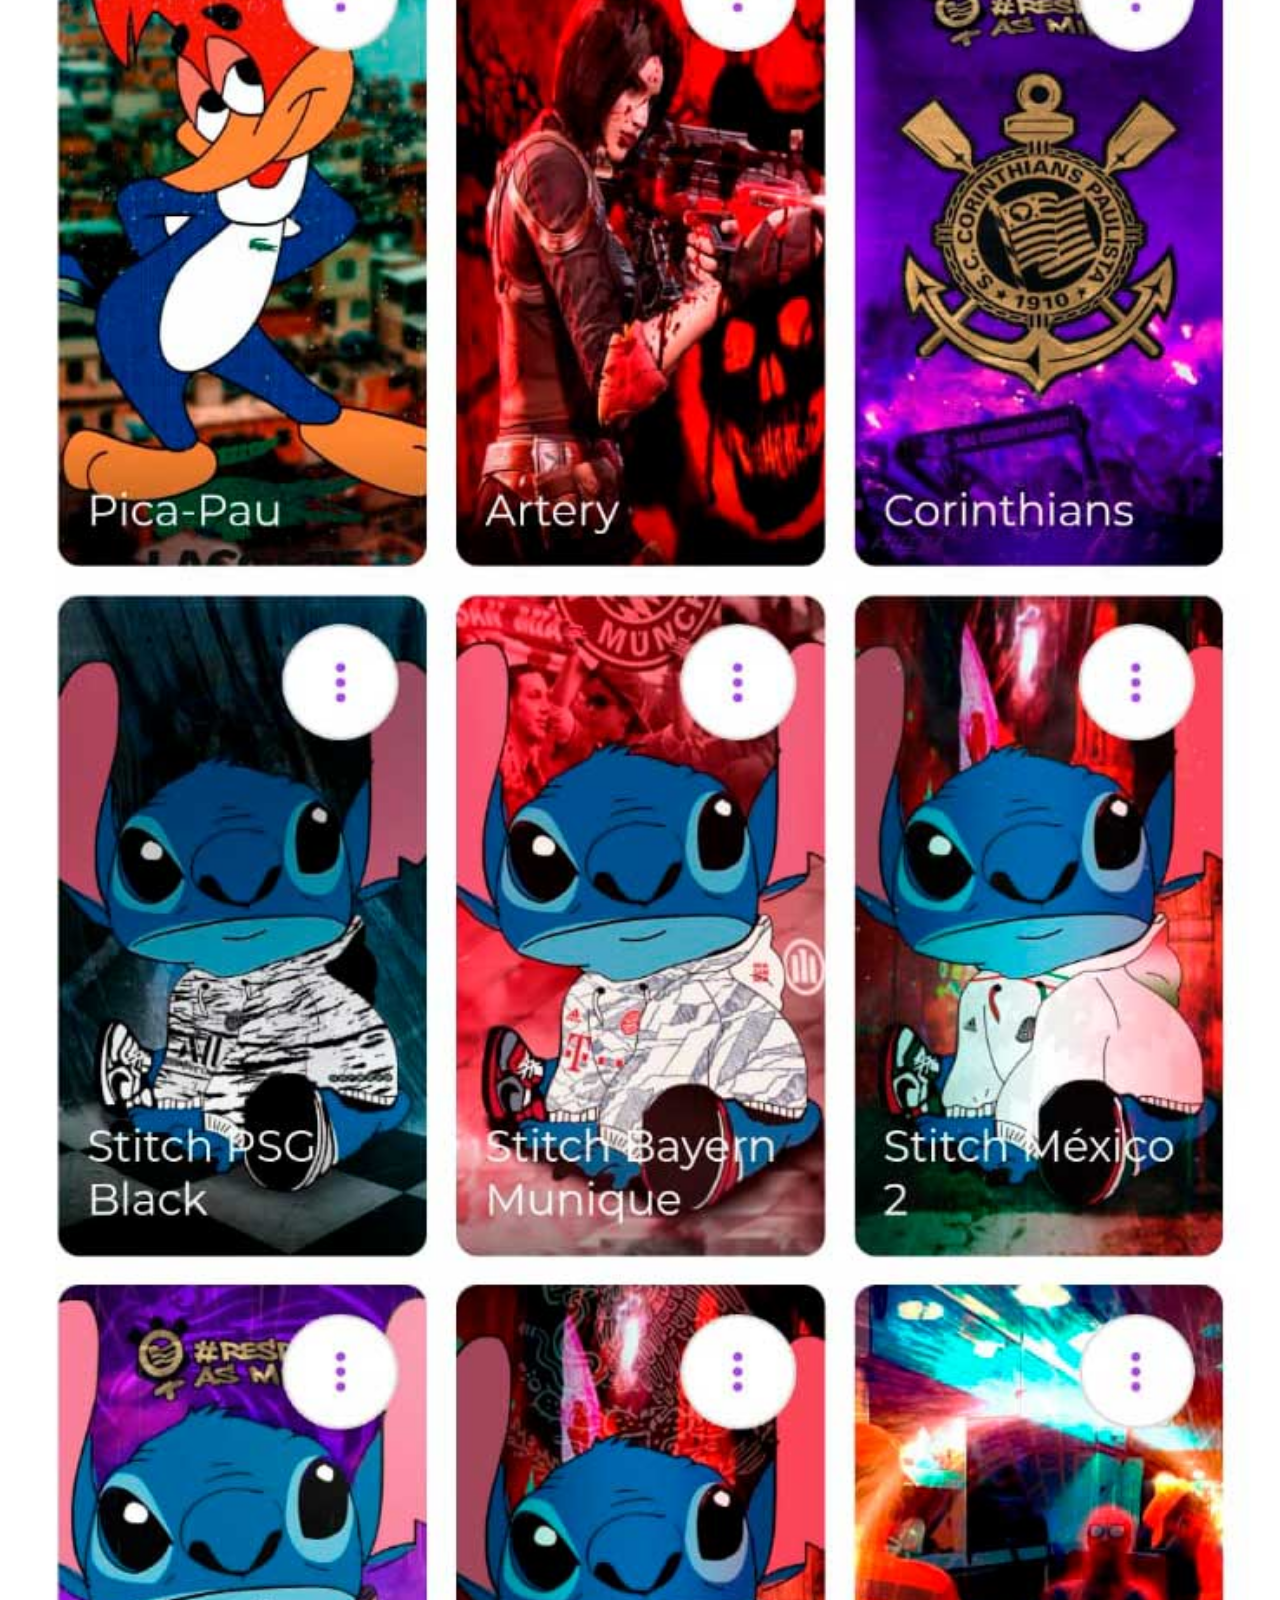
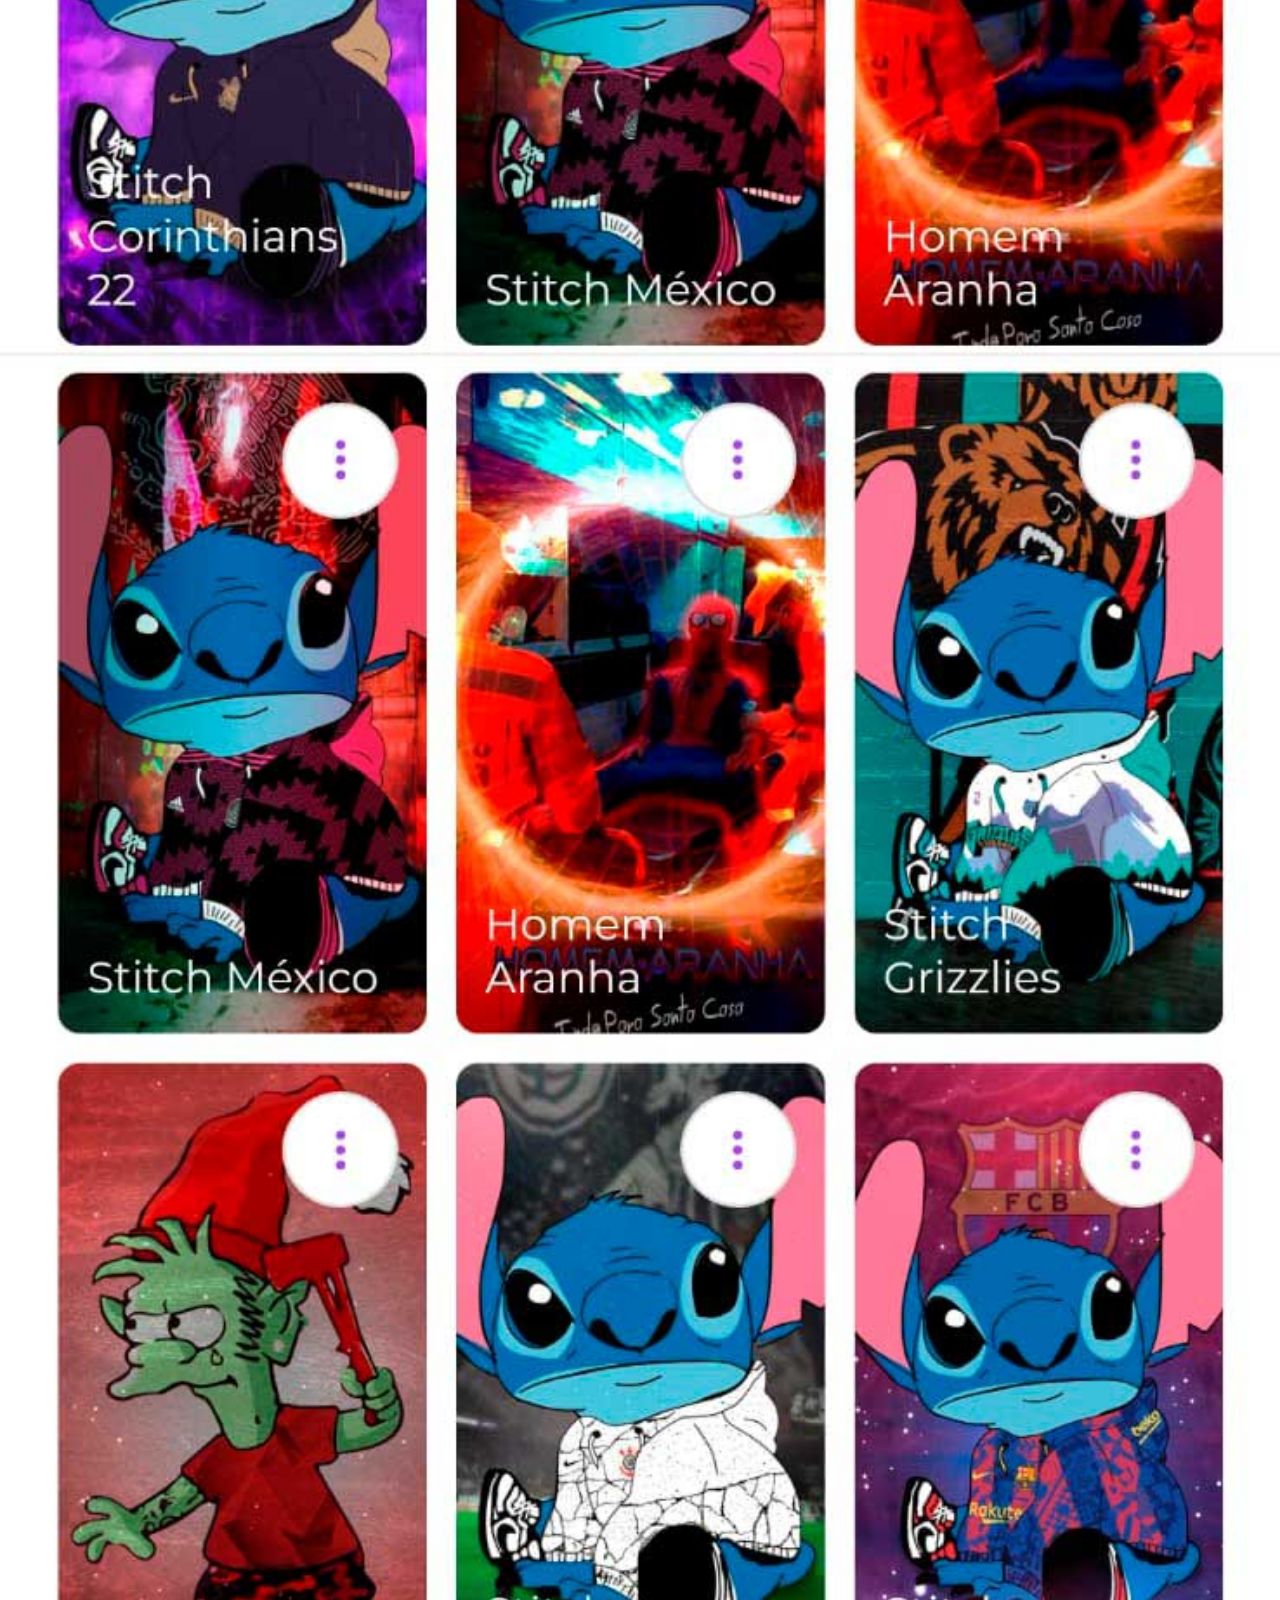
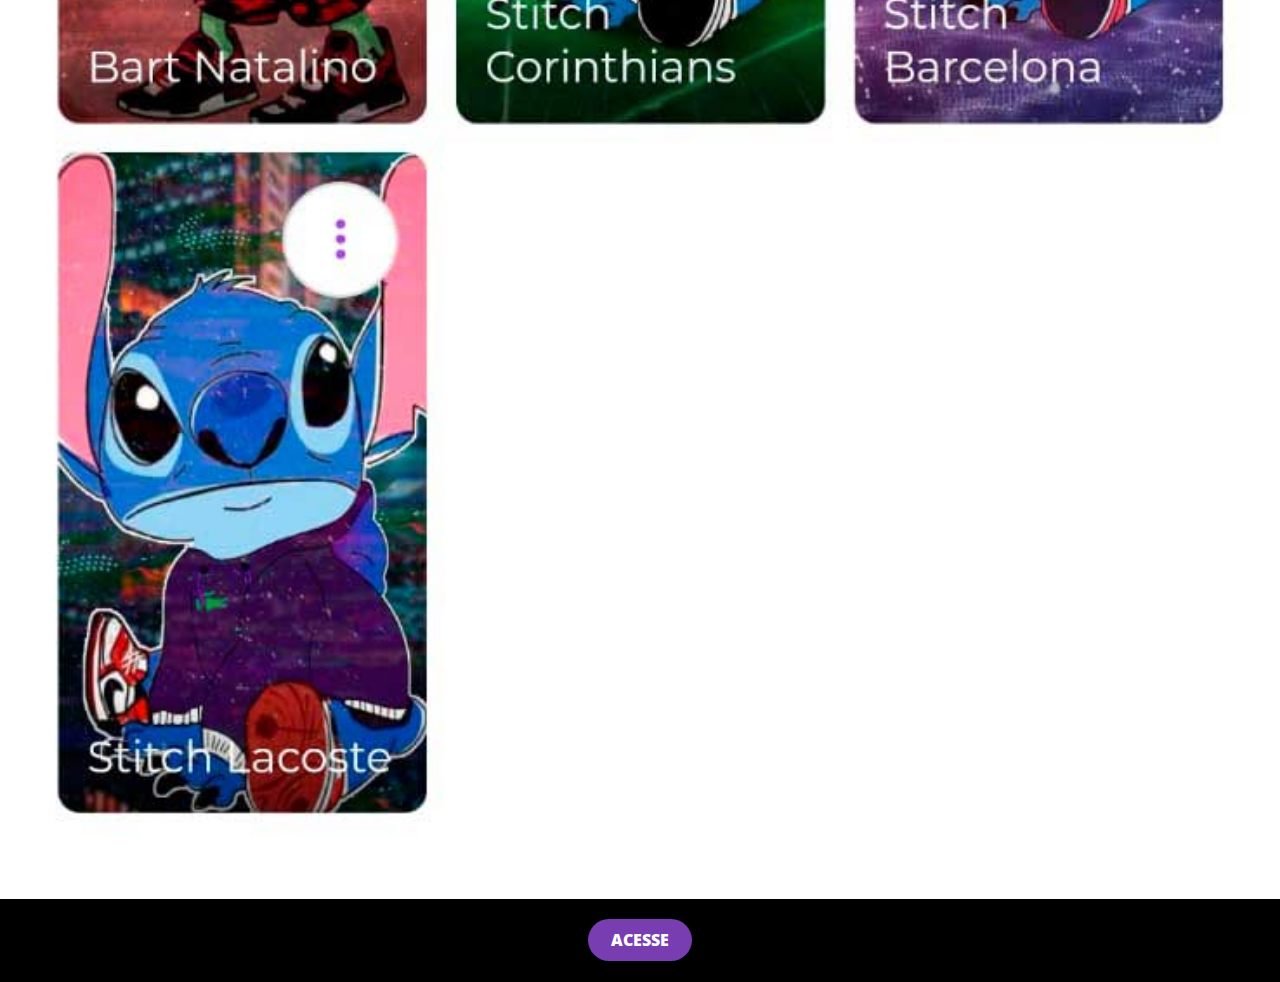
<file: paginas/zedge.html>
<!DOCTYPE html>
<html lang="pt-br">
<head>
  <meta charset="UTF-8">
  <meta name="viewport" content="width=device-width, initial-scale=1.0">
  <link rel="stylesheet" href="../estilos/social.css">
  <title>zedge</title>
  <style>
    .acesse {
      margin-top: -2px;
    }
  </style>
</head>
<body>
  <img src="../imagens/tela-zegde.jpg" alt="zedge">
  <div class="acesse">
    <a href="https://www.zedge.net/profile/f4fe6879-e279-49c8-9915-d73994abda11" target="_blank"><button id="zedge">ACESSE</button></a>
  </div>
</body>
</html>
</file>
<file: estilos/style.css>
@charset "UTF-8";

*{
  margin: 0;
  padding: 0;
  box-sizing: border-box;
}

:root {
  font-size: 62.5%;
  
}

html, body {
  background-color: black;

  width: 100vw;
  height: 100vh;
}

body {
 background-image: url(../imagens/back.jpg);
 background-repeat: no-repeat;
 background-position: center center;
 background-size: cover;
}

main {
  position: relative;
  height: 100vh;
}


#phone {
  position: absolute;
  top: 50%;
  left: 50%;
  transform: translate(-50%, -50%);

  width: 30rem;
  height: 61.1rem;

  background-image: url(../imagens/cell.png);
  background-repeat: no-repeat;
}

.camera {
  position: absolute;
  top: 2.1rem;
  left: 11.6rem;
  z-index: 1;


  background-color: black;
  width: 75px;
  height: 21px;
  border-radius: 50px;
}

#tela {
  position: relative;
  top: 13px;
  left: 15.9px;

  width: 268px;
  height: 586px;

  border-radius: 35px;
}

#social {
  display: flex ;
  flex-direction: column;
  align-items: end;
  gap: 10px;

  padding-top: 23rem;
  padding-right: 1rem;
}

#social img {
  width: 5rem;
  height: 5rem;

  border-radius: 20%;
  box-shadow: 2px 2px 13px rgba(0, 64, 184, 0.437);
}

#social img:hover {
  border: 2px solid #0070f4;
  box-shadow: 1px 2px 10px rgba(0, 64, 184, 0.781);
  transform: translate(-5px, -3px);
  transition: 110ms;
}

@media (max-width: 450px) {
  

 main {
  scale: 0.7;
 }

 #social {
  width: 2rem;

  padding-top: 10rem;
 }

}

@media (max-width: 500px) {
  #social {
    width: 450px;
  }
}
</file>
<file: estilos/social.css>
@charset "UTF-8";

@import url('https://fonts.googleapis.com/css2?family=Open+Sans:ital,wght@0,600;0,700;0,800;1,800&display=swap');

:root {
  font-size: 65.2%;
}

*{
  margin: 0;
  padding: 0;
  box-sizing: border-box;

  font-family: 'Open Sans', sans-serif;
}

::-webkit-scrollbar {
  width: 0;
  height: 0;
}

img {
  width: 100vw;
}

a {
  display: block;
  background-color: black;
 
  font-size: 1.8rem;
  font-weight: bold;
  color: white;
  text-decoration: none;
  text-align: center;
  padding: 2rem;
}


.acesse {
  display: flex;
  width: 100vw;
  background-color: black;

  margin-top: -3px;
  justify-content: center;
}

button{
  display: flex;
  justify-content: center;
  align-items: center;

  width: 10rem;
  height: 4rem;
  border: none;
}

button:hover {
  transform: scale(1.1);
  transition: 300ms;
}


#tiktok{
  width: 12rem;
  height: 4rem;
  font-size: 1.5rem;
  font-weight: bolder;
  color: black;
  
  background: white;
  border: none;
  border-radius: 100px;
  filter: drop-shadow(-5px -5px #00f8e9);
  box-shadow: 5px 5px #f72b50;
}

#tiktok img{
 width: 1.5rem;
}

#tiktok:hover {
  color: white;
  background: black;
}

#pin{
  font-size: 2rem;
  font-weight: bolder;
  color: white;
  
  
  background-color: #FF0020;
  border-radius: 3rem;
  padding: 2rem;
  
}

#pin:hover {
  background: #8a0114;
}

#zedge, #stickerly, #github {
  color: white;
  font-size: 1.5rem;
  font-weight: bolder;
  border-radius: 4rem;
  background-color: #783DB0;
}

#zedge:hover {
  background-color: #512a75;
}

#stickerly {
  background-color: #156FFF;
}

#stickerly:hover {
  background-color: #114dad;
}

#github {
  background-color: #26A641;
}

#github:hover {
  background-color: #006D32;
}
</file>
